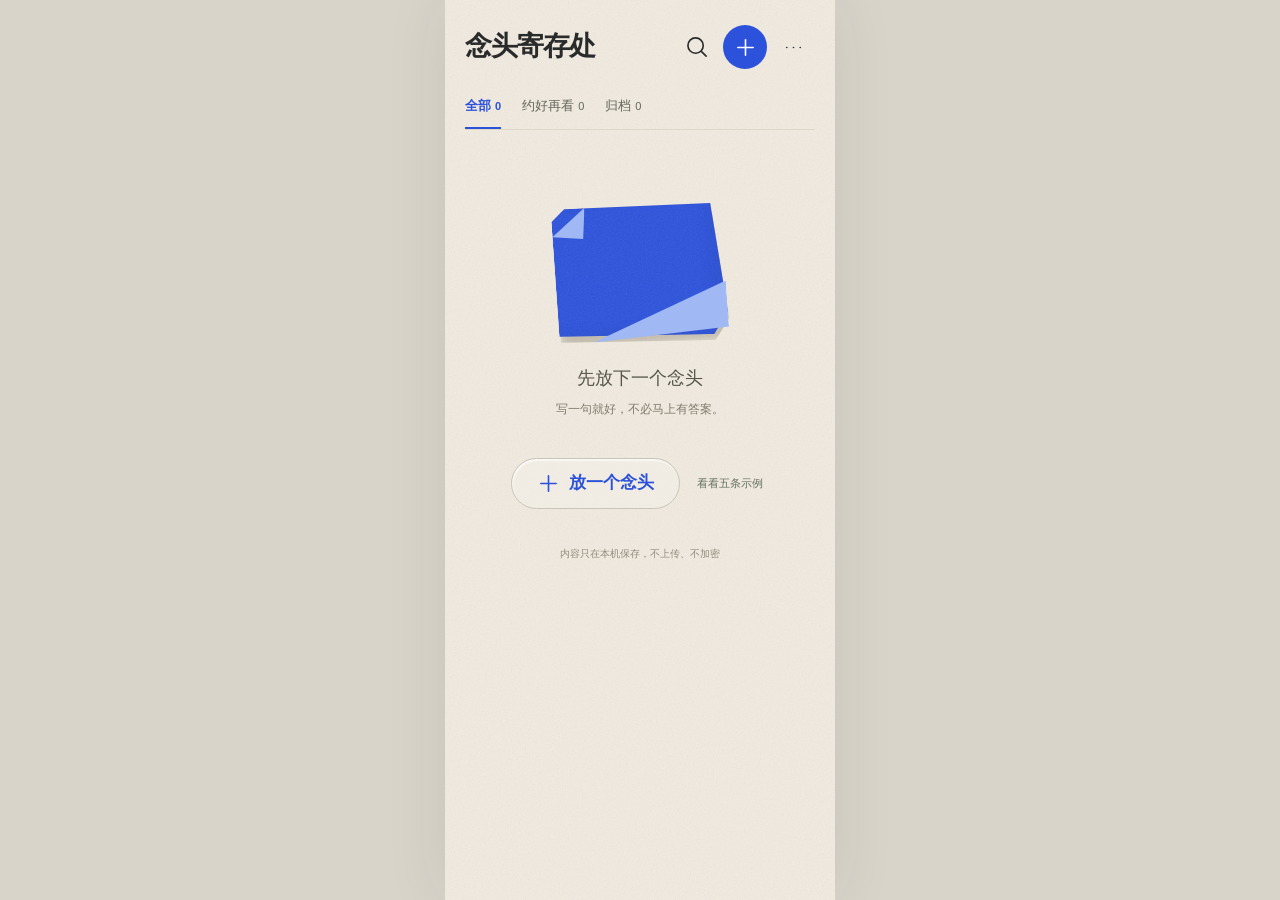
<file: examples/thought-collection/index.html>
<!doctype html><html lang="zh-CN"><head><meta charset="utf-8"><meta name="viewport" content="width=device-width,initial-scale=1,viewport-fit=cover"><meta name="color-scheme" content="light"><title>念头寄存处</title><style>
*{box-sizing:border-box} :root{--ink:#292b2b;--oat:#f0eadf;--blue:#2c52db;--line:#d9d2c5;--grain:url("data:image/svg+xml,%3Csvg xmlns='http://www.w3.org/2000/svg' width='150' height='150'%3E%3Cfilter id='g'%3E%3CfeTurbulence type='fractalNoise' baseFrequency='.65' numOctaves='3' stitchTiles='stitch'/%3E%3CfeColorMatrix type='saturate' values='0'/%3E%3C/filter%3E%3Crect width='100%25' height='100%25' opacity='.1' filter='url(%23g)'/%3E%3C/svg%3E")}body{margin:0;background:#d9d4ca;color:var(--ink);font:14px/1.55 -apple-system,BlinkMacSystemFont,"Segoe UI","Microsoft YaHei",sans-serif}button,input,select,textarea{font:inherit;color:inherit}button{border:0;cursor:pointer;touch-action:manipulation}button:disabled{opacity:.4;cursor:default}button:focus-visible,input:focus-visible,select:focus-visible,textarea:focus-visible{outline:3px solid #2d54d7;outline-offset:3px}input,select,textarea{min-width:0;max-width:100%}[hidden]{display:none!important}.app{max-width:390px;min-height:100dvh;margin:auto;background-color:var(--oat);background-image:var(--grain);overflow-x:clip;box-shadow:0 0 60px #2d302317}.top{display:flex;justify-content:space-between;align-items:center;gap:12px;padding:25px 20px 16px}.top h1{font-size:27px;font-weight:750;letter-spacing:-1px;margin:0}.top h2{font-size:23px;font-weight:650;margin:0}.header-actions{display:flex;gap:4px}.ico{width:44px;height:44px;display:inline-grid;place-items:center;border-radius:50%;background:none;flex-shrink:0}.ico.primary{background:var(--blue);color:#fff}.ico svg,svg.icon{width:23px;height:23px;fill:none;stroke:currentColor;stroke-width:1.7;stroke-linecap:round;stroke-linejoin:round}.flat-button{background:none;display:flex;align-items:center;gap:8px;padding:6px 0}.banner{padding:10px 16px;background:#f6dcad;font-size:11px;display:flex;align-items:center;justify-content:space-between;gap:10px}.banner button{border:1px solid #c99a52;background:#fff3d8;border-radius:12px;padding:7px 10px;white-space:nowrap}.demo-bar{background:#e3e8dc;color:#4f614c;font-size:10px;padding:7px 18px;display:flex;justify-content:space-between;align-items:center}.demo-bar button{background:none;text-decoration:underline;font-size:11px;min-height:30px}.searchrow{padding:0 20px 12px}.searchrow input{border:1px solid #c8c5ba;border-radius:14px;background:#faf7efb8;padding:11px 13px;width:100%}.filters{display:flex;gap:21px;margin:0 20px 19px;align-items:center;border-bottom:1px solid #ddd7ca}.filters button{background:none;color:#66675e;padding:11px 0;font-size:13px;white-space:nowrap;border-bottom:2px solid transparent}.filters button.active{border-color:var(--blue);color:var(--blue);font-weight:650}.filters small{font-size:11px;margin-left:4px}.shelves{padding:0 12px}.shelf{display:grid;grid-template-columns:repeat(2,minmax(0,1fr));gap:12px;margin-bottom:12px;padding:14px 12px 16px;border-radius:18px;background:#e7dfd0;box-shadow:inset 1px 4px 7px #5a472428,inset -2px -2px 4px #fffffdaa;min-height:180px}.shelf.wide{grid-template-columns:1fr}.tile{position:relative;min-width:0;height:153px;isolation:isolate;transition:transform .2s}.tile.dragging{opacity:.5}.paper-base{position:absolute;inset:0;background-color:var(--paper);background-image:var(--grain);clip-path:polygon(8% 0,94% 3%,100% 84%,91% 100%,0 94%,0 9%);box-shadow:inset -12px -8px 18px #0000000b}.paper-shadow{position:absolute;inset:6px 0 -2px;filter:blur(5px);background:#4e422b42;clip-path:polygon(8% 0,94% 3%,100% 84%,91% 100%,0 94%,0 9%);z-index:-1;transform:translate(1px,4px)}.fold-top{position:absolute;left:0;top:0;width:20%;height:23%;clip-path:polygon(100% 0,90% 100%,0 88%);background:var(--light);filter:drop-shadow(1px 2px 2px #0003)}.fold-bottom{position:absolute;bottom:0;right:0;width:80%;height:30%;clip-path:polygon(100% 0,100% 88%,0 100%);background:var(--light);box-shadow:inset 0 1px 1px #ffffff9c;pointer-events:none}.tile.wide .fold-top{width:13%;height:29%}.tile.wide .fold-bottom{width:67%;height:37%}.open-note{position:absolute;inset:0;background:none;text-align:left;padding:35px 14px 38px 17px;color:var(--text);border-radius:8px;transform:rotate(-1deg)}.papertext{display:-webkit-box;-webkit-line-clamp:3;-webkit-box-orient:vertical;overflow:hidden;font-size:18px;font-weight:700;line-height:1.5;overflow-wrap:anywhere;white-space:pre-line}.tile.wide .papertext{font-size:21px;padding-right:40px}.paperstatus{position:absolute;bottom:8px;right:11px;font-size:10px;color:#27303c;max-width:85%;white-space:nowrap;overflow:hidden;text-overflow:ellipsis;transform:rotate(-5deg);pointer-events:none}.note-menu{position:absolute;right:2px;top:2px;width:38px;height:34px;background:none;color:var(--text);opacity:.7;border-radius:50%;font-size:19px}.after-list{padding:14px 18px 25px;display:flex;justify-content:center;gap:10px;flex-wrap:wrap}.add-thought{border:1px solid #c9c5b9;box-shadow:inset 1px 2px 2px #ffffffab;background:#f4f0e6b0;border-radius:32px;min-height:51px;padding:9px 25px;display:flex;align-items:center;gap:9px;color:var(--blue);font-size:17px;font-weight:600}.text-action{background:none;color:#667063;font-size:11px;padding:10px 7px}.empty{padding:55px 30px 25px;text-align:center;color:#817b6e}.empty-paper{position:relative;width:170px;height:135px;margin:0 auto 26px;transform:rotate(-4deg);--paper:#2c52db;--light:#a0b8f4}.empty-paper .fold-bottom{height:39%}.empty h2{font-size:18px;font-weight:500;color:#57564b;margin:0 0 7px}.empty p{font-size:12px;margin:0}.local-note{padding:12px 24px 24px;margin:0;text-align:center;font-size:10px;color:#918a7d}.detail-content{padding:0 17px 25px}.expanded{position:relative;margin:5px 0 17px;color:var(--text);padding:43px 25px 47px;background:var(--paper);background-image:var(--grain);clip-path:polygon(6% 0,98% 2%,100% 96%,95% 100%,0 98%,0 7%);min-height:300px;filter:drop-shadow(0 6px 5px #504c3422)}.expanded>.fold-top{width:12%;height:15%;z-index:1}.expanded>.fold-bottom{width:43%;height:17%;z-index:0}.expanded .timestamp{font-size:11px;opacity:.76}.current-text{font-size:27px;line-height:1.65;font-weight:700;white-space:pre-wrap;overflow-wrap:anywhere;margin:14px 0 0;position:relative;z-index:1}.addition{border-top:1px solid #ffffff59;margin-top:21px;padding-top:15px;position:relative;z-index:1}.addition p{font-size:16px;margin:12px 0 0;white-space:pre-wrap;overflow-wrap:anywhere}.addition small{font-size:11px;opacity:.8}.history-link{background:none;color:inherit;font-size:11px;padding:15px 0 0;text-decoration:underline;position:relative;z-index:1}.soft-panel{border:1px solid #ffffffb5;border-radius:20px;background:#f6f2e9a6;box-shadow:0 2px 3px #544b3210,inset 1px 1px 1px #fff9;margin-bottom:13px;padding:15px 17px}.plan-row{display:flex;align-items:center;justify-content:space-between;gap:8px;min-height:61px;padding:8px 16px}.plan-row span{display:flex;align-items:center;gap:10px;font-size:14px;font-weight:600}.plan-row button{background:none;color:var(--blue);padding:10px 4px;font-size:13px;white-space:nowrap}.section-head{display:flex;justify-content:space-between;align-items:center;margin-bottom:10px;gap:5px}.section-head h3{font-size:15px;margin:0;font-weight:650}.section-head button{background:none;font-size:11px;color:#65746c;padding:6px 0}.related-item{display:flex;align-items:center;gap:10px;margin:7px 0;min-width:0}.related-paper{position:relative;background:var(--paper);background-image:var(--grain);color:var(--text);clip-path:polygon(5% 0,99% 6%,100% 90%,94% 100%,0 96%,0 10%);padding:15px 12px;font-size:12px;font-weight:650;flex:1;text-align:left;overflow-wrap:anywhere;min-width:0}.related-reason{width:84px;color:#838173;font-size:10px;overflow-wrap:anywhere;flex-shrink:0}.related-reason button{background:none;color:#8d8479;font-size:10px;text-decoration:underline;padding:4px 0}.source{font-size:11px;color:#837d70;margin:0 0 14px;overflow-wrap:anywhere}.detail-actions{display:grid;grid-template-columns:repeat(3,minmax(0,1fr));gap:8px;margin-top:14px}.detail-actions button{border:1px solid #ffffffb5;background:#f6f2e9a6;border-radius:20px;box-shadow:0 3px 4px #544b3214;padding:17px 4px 12px;display:grid;justify-items:center;gap:9px;font-size:13px;font-weight:600}.detail-actions svg{width:27px;height:27px}.action-bottom{display:flex;gap:8px;margin-top:17px;padding-top:12px;border-top:1px solid #ccc6b9}.action-bottom button{background:#f8f4eaa0;border:1px solid #ffffffa6;border-radius:22px;padding:12px 8px;flex:1;font-size:11px;color:#77786c;display:flex;align-items:center;justify-content:center;gap:5px}.action-bottom svg{width:19px;height:19px}.undo-bar{position:sticky;bottom:10px;display:flex;justify-content:center;z-index:7;pointer-events:none;min-height:0}.undo-bar button{pointer-events:auto;background:#2f3f37;color:#fff;border-radius:30px;box-shadow:0 4px 10px #0002;padding:11px 18px;display:flex;align-items:center;gap:7px;font-size:12px}.undo-bar button[disabled]{display:none}.undo-bar svg{width:18px;height:18px}dialog{border:0;padding:0;max-width:390px;width:calc(100% - 20px);max-height:90dvh;border-radius:25px;color:var(--ink);background:#f6f1e7;background-image:var(--grain);box-shadow:0 12px 70px #19221b35}dialog::backdrop{background:#272b244e;backdrop-filter:blur(3px)}.sheet-head{display:flex;justify-content:space-between;align-items:center;gap:10px;padding:17px 18px 8px;position:sticky;top:0;background:#f6f1e7;z-index:2}.sheet-head h2{font-size:20px;margin:0}.sheet-body{padding:7px 21px 22px}.sheet-body p{font-size:12px;color:#77786a}.sheet-body label.field{display:block;font-size:12px;margin:14px 0 6px;color:#6b7165}.sheet-body textarea,.sheet-body input:not([type=hidden]):not([type=checkbox]),.sheet-body select{width:100%;border:1px solid #cfc8b8;background:#fffaf1;border-radius:12px;padding:11px 12px;outline-offset:2px}.sheet-body textarea{resize:vertical;min-height:115px;line-height:1.7;font-size:15px}.counter{text-align:right;font-size:10px;color:#8d897d}.palette{display:flex;gap:13px;margin:14px 0}.palette button{width:38px;height:38px;border-radius:50%;background:var(--paper);border:3px solid #f6f1e7;box-shadow:0 0 0 1px #d2caba;color:var(--text)}.palette button.active{box-shadow:0 0 0 2px #343d32}.choices{display:grid;gap:7px;margin:14px 0}.choices button{border:1px solid #d7cebd;border-radius:12px;padding:11px 9px;text-align:left;background:#faf5eb;font-size:13px}.choices button.active{border-color:#3156d7;background:#e9ecfb;color:#2446b6}.sheet-submit{width:100%;background:var(--blue);color:white;border-radius:15px;padding:14px;margin-top:18px;font-weight:600}.error{font-size:12px;color:#a34232;white-space:pre-wrap;margin:10px 0 0}.menu-list{display:grid;gap:5px}.menu-list button{background:#fffaf1;border-radius:12px;min-height:47px;padding:10px 13px;text-align:left;font-size:14px;display:flex;align-items:center;gap:12px}.menu-list .danger{color:#ad4633}.menu-list svg{width:20px;height:20px}.quoted{white-space:pre-wrap;overflow-wrap:anywhere;font-size:13px;color:#6a7064;border-left:2px solid #a6b5dc;padding:5px 0 5px 12px}.child-row{margin:12px 0}.child-row textarea{min-height:80px}.small-outline{background:none;border:1px solid #cfc7b6;border-radius:13px;padding:9px 14px;font-size:12px}.compare-block{margin:16px 0;padding:15px;background:#fffaf1;border-radius:14px;overflow-wrap:anywhere}.compare-block small{color:#8c8c7a;font-size:10px}.compare-block p{color:#343d35;font-size:15px;white-space:pre-wrap}.log-entry{border-bottom:1px solid #dcd5c6;padding:13px 0}.log-entry small{font-size:10px;color:#8a8c7b}.log-entry p{white-space:pre-wrap;overflow-wrap:anywhere;color:#3b4237;font-size:14px}.public-preview{display:block;max-width:100%;width:190px;height:auto;box-shadow:0 4px 15px #0002;border-radius:3px;margin:15px auto}.source-row{display:flex;gap:7px;align-items:center;margin:8px 0}.source-row select{flex:1}.source-row button{white-space:nowrap;font-size:11px}.checkline{font-size:11px;display:flex;gap:7px;align-items:center;margin:10px 0}.checkline input{accent-color:var(--blue)}#toast{position:fixed;bottom:20px;left:50%;transform:translateX(-50%);max-width:90vw;z-index:20;background:#2e4037;color:white;padding:11px 17px;border-radius:22px;font-size:12px;text-align:center;opacity:0;pointer-events:none;transition:opacity .2s}#toast.show{opacity:1}@media(max-width:350px){.top{padding-left:16px;padding-right:16px}.top h1{font-size:24px}.filters{gap:15px;margin-left:16px;margin-right:16px}.shelves{padding:0 8px}.shelf{padding:13px 10px;gap:9px}.papertext{font-size:16px}.open-note{padding:33px 11px 34px 13px}.current-text{font-size:25px}.detail-content{padding-left:13px;padding-right:13px}.related-reason{width:70px}.detail-actions button{font-size:12px}.sheet-body{padding-left:17px;padding-right:17px}}@media(prefers-reduced-motion:reduce){*,*:before,*:after{animation:none!important;transition:none!important;scroll-behavior:auto!important}}
/* Optical adjustments against the two user-approved reference screens. */
.papertext{text-wrap:balance}
.tile:not(.wide) .papertext{max-width:7em}
.current-text{max-width:8.5em;text-wrap:balance}
.tile:after{content:'';position:absolute;top:18%;right:0;width:7%;height:69%;clip-path:polygon(0 0,100% 96%,0 100%);background:#0000000c;pointer-events:none}
.note-menu{width:44px;height:44px;top:0;right:0}
.banner{flex-wrap:wrap}
.banner span{flex:1;min-width:170px}

</style></head><body><main class="app" id="app"><div class="banner" id="storage-banner" hidden><span id="storage-message"></span><button id="session-only">本次临时使用</button></div><div class="demo-bar" id="demo-bar" hidden><span>示例收藏 · 不写入私人记录</span><button id="exit-demo">退出示例</button></div>
<section id="home"><header class="top"><h1>念头寄存处</h1><div class="header-actions"><button class="ico" id="search-toggle" aria-label="搜索念头"></button><button class="ico primary" id="new-note" aria-label="放一个念头"></button><button class="ico" id="home-more" aria-label="收藏选项"></button></div></header><div class="searchrow" id="searchrow" hidden><input id="search" type="search" placeholder="找原文或后来补过的话" aria-label="搜索所有表述与补充"></div><nav class="filters" id="filters" aria-label="筛选念头"></nav><div class="shelves" id="shelves"></div><div class="after-list"><button class="add-thought" id="add-bottom"></button><button class="text-action" id="demo">看看五条示例</button></div><p class="local-note">内容只在本机保存，不上传、不加密</p></section>
<section id="detail" hidden><header class="top"><button id="back" class="flat-button"></button><button id="detail-more" class="ico" aria-label="这条念头的更多操作"></button></header><div id="detail-content" class="detail-content"></div></section><div class="undo-bar"><button id="undo" disabled></button></div></main>
<dialog id="sheet" aria-labelledby="sheet-title"><div class="sheet-head"><h2 id="sheet-title"></h2><button id="close-sheet" class="ico" aria-label="取消并关闭"></button></div><form id="sheet-form" class="sheet-body"><div id="sheet-body"></div><div id="form-error" class="error" role="alert"></div><button class="sheet-submit" id="submit-sheet" type="submit">保存</button></form></dialog><div id="toast" role="status"></div>
<script>(function(root,factory){const api=factory();if(typeof module==='object'&&module.exports)module.exports=api;else root.ThoughtCore=api})(globalThis,function(){
'use strict';
const colors=['blue','yellow','orange','lavender','mint'];
const intents=['hold','review','explore'];let serial=0;
const stamp=()=>new Date().toISOString();
const uid=()=>typeof crypto!=='undefined'&&crypto.randomUUID?crypto.randomUUID():Date.now().toString(36)+'-'+(++serial)+'-'+Math.random().toString(36).slice(2);
function need(ok,msg){if(!ok)throw new Error(msg)}
function text(v,max=1000){need(typeof v==='string'&&v.trim().length>0,'请先写下一句话');need(v.trim().length<=max,`请控制在${max}字以内`);return v.trim()}
function date(v){if(typeof v!=='string'||!/^\d{4}-\d{2}-\d{2}$/.test(v))return false;const d=new Date(v+'T12:00:00Z');return Number.isFinite(d.getTime())&&d.toISOString().slice(0,10)===v}
function fresh(){return{schema:1,notes:[],links:[]}}
function note(s,id){const n=s.notes.find(n=>n.id===id);need(n,'找不到这条念头');return n}
function plan(intent,reviewAt){need(intents.includes(intent),'请选择处理方式');need(intent!=='review'||date(reviewAt),'请选择有效的回看日期');return intent==='review'?reviewAt:''}
function create(s,value,color='blue',intent='hold',reviewAt='',origin=null){const body=text(value),day=plan(intent,reviewAt);need(colors.includes(color),'请选择一种颜色');const at=stamp(),id=uid();s.notes.push({id,color,intent,reviewAt:day,lifecycle:'active',deletedFrom:null,deletedAt:null,parentId:origin?origin.id:null,sourceText:origin?current(origin).text:'',createdAt:at,updatedAt:at,versions:[{id:uid(),at,type:'original',text:body}]});return id}
function current(n){return n.versions.filter(v=>v.type!=='addition').at(-1)}
function addVersion(s,id,value,type){need(['addition','wording'].includes(type),'未知的记录方式');const body=text(value),n=note(s,id);need(n.lifecycle!=='trash','先恢复这条念头');n.versions.push({id:uid(),at:stamp(),type,text:body});n.updatedAt=stamp()}
function setPlan(s,id,intent,reviewAt){const day=plan(intent,reviewAt),n=note(s,id);n.intent=intent;n.reviewAt=day;n.updatedAt=stamp()}
function recolor(s,id,color){need(colors.includes(color),'未知颜色');note(s,id).color=color}
function relate(s,a,b,reason){const why=text(reason,100);need(a!==b,'不能关联自己');need(note(s,a).lifecycle!=='trash'&&note(s,b).lifecycle!=='trash','先恢复要关联的念头');need(!s.links.some(l=>(l.a===a&&l.b===b)||(l.a===b&&l.b===a)),'这两条已经有关联');s.links.push({id:uid(),a,b,reason:why,at:stamp()})}
function unrelate(s,id){need(s.links.some(l=>l.id===id),'找不到这条关联');s.links=s.links.filter(l=>l.id!==id)}
function related(s,id){return s.links.filter(l=>l.a===id||l.b===id).map(link=>({link,note:s.notes.find(n=>n.id===(link.a===id?link.b:link.a))})).filter(x=>x.note&&x.note.lifecycle!=='trash')}
function children(s,id){return s.notes.filter(n=>n.parentId===id&&n.lifecycle!=='trash')}
function split(s,id,values){need(Array.isArray(values)&&values.length>0&&values.length<=8,'请填写1至8条子念头');const bodies=values.map(v=>text(v)),parent=note(s,id);need(parent.lifecycle!=='trash','先恢复这条念头');return bodies.map(body=>create(s,body,parent.color,'hold','',parent))}
function archive(s,id,yes){const n=note(s,id);need(n.lifecycle!=='trash','先恢复这条念头');n.lifecycle=yes?'archived':'active'}
function trash(s,id){const n=note(s,id);need(n.lifecycle!=='trash','已经在最近删除中');n.deletedFrom=n.lifecycle;n.lifecycle='trash';n.deletedAt=stamp()}
function restore(s,id){const n=note(s,id);need(n.lifecycle==='trash','这条念头不在最近删除中');n.lifecycle=n.deletedFrom||'active';n.deletedFrom=null;n.deletedAt=null}
function purge(s,id){need(note(s,id).lifecycle==='trash','只能永久删除最近删除中的念头');s.notes=s.notes.filter(n=>n.id!==id);s.links=s.links.filter(l=>l.a!==id&&l.b!==id);s.notes.forEach(n=>{if(n.parentId===id)n.parentId=null})}
function move(s,id,delta){need(delta===1||delta===-1,'未知移动方向');const i=s.notes.findIndex(n=>n.id===id);need(i>=0,'找不到这条念头');const life=s.notes[i].lifecycle;let j=i+delta;while(j>=0&&j<s.notes.length&&s.notes[j].lifecycle!==life)j+=delta;if(j>=0&&j<s.notes.length)[s.notes[i],s.notes[j]]=[s.notes[j],s.notes[i]]}
function validate(s){need(s&&s.schema===1&&Array.isArray(s.notes)&&Array.isArray(s.links),'本机记录格式不正确');const ids=new Set(),vids=new Set(),lids=new Set(),pairs=new Set();for(const n of s.notes){need(n&&typeof n.id==='string'&&n.id&&!ids.has(n.id),'记录标识损坏');ids.add(n.id);need(colors.includes(n.color)&&intents.includes(n.intent)&&['active','archived','trash'].includes(n.lifecycle),'记录状态损坏');need(n.reviewAt===''||date(n.reviewAt),'回看日期损坏');need(n.intent!=='review'||date(n.reviewAt),'回看日期缺失');need(typeof n.createdAt==='string'&&Number.isFinite(Date.parse(n.createdAt))&&typeof n.updatedAt==='string'&&Number.isFinite(Date.parse(n.updatedAt)),'记录时间损坏');need(n.parentId===null||typeof n.parentId==='string','来源损坏');need(typeof n.sourceText==='string','来源文字损坏');need(Array.isArray(n.versions)&&n.versions.length>0&&n.versions[0].type==='original','原始表述缺失');need(n.lifecycle!=='trash'||['active','archived'].includes(n.deletedFrom),'删除前状态缺失');for(let i=0;i<n.versions.length;i++){const v=n.versions[i];need(v&&typeof v.id==='string'&&!vids.has(v.id),'版本标识损坏');vids.add(v.id);need((i===0?v.type==='original':['addition','wording'].includes(v.type)),'版本类型损坏');text(v.text);need(typeof v.at==='string'&&Number.isFinite(Date.parse(v.at)),'版本时间损坏')}}for(const n of s.notes)need(n.parentId===null||(ids.has(n.parentId)&&n.parentId!==n.id),'来源引用损坏');for(const l of s.links){need(l&&typeof l.id==='string'&&!lids.has(l.id)&&ids.has(l.a)&&ids.has(l.b)&&l.a!==l.b,'关联损坏');lids.add(l.id);const pair=[l.a,l.b].sort().join('|');need(!pairs.has(pair),'关联重复');pairs.add(pair);text(l.reason,100);need(Number.isFinite(Date.parse(l.at)),'关联时间损坏')}return s}
function demo(){const s=fresh();const a=create(s,'这个项目到底要不要继续','blue','review','2026-10-23'),b=create(s,'那天应该再解释一下','yellow','review','2026-10-22');create(s,'有空的时候\n把画画捡回来','orange');create(s,'想换个地方住','lavender','explore');create(s,'最近总想起\n那趟没去的旅行','mint');addVersion(s,a,'也许可以先缩小范围，试做一周','addition');s.notes[0].createdAt=s.notes[0].versions[0].at='2026-10-19T06:20:00.000Z';s.notes[0].versions[1].at='2026-10-20T01:10:00.000Z';relate(s,a,b,'我想一起看');return s}
return{colors,intents,fresh,demo,validate,create,current,addVersion,setPlan,recolor,relate,unrelate,related,children,split,archive,trash,restore,purge,move};
});
</script><script>
'use strict';const C=ThoughtCore,$=s=>document.querySelector(s),KEY='thought-collection-v1';const palette={blue:['#2c52db','#a7baf4','#fff'],yellow:['#f4c74d','#f8dda0','#292d29'],orange:['#da4b2c','#f5ae85','#fff'],lavender:['#bba5e4','#ddd0f1','#292d29'],mint:['#77c7a6','#b8e6cc','#24352d']};
const paths={plus:'M12 4v16M4 12h16',search:'M21 21l-5-5M18 10a8 8 0 1 1-16 0 8 8 0 0 1 16 0',back:'M15 3l-9 9 9 9',more:'M5 12h.01M12 12h.01M19 12h.01',close:'M5 5l14 14M19 5L5 19',pen:'M14 4l6 6M3 21l5-1L21 7l-5-5L3 15v6',swap:'M3 7h17l-4-4M21 17H4l4 4',split:'M12 3v7M12 10l-7 8M12 10l7 8M3 20a2 2 0 1 0 4 0 2 2 0 0 0-4 0M17 20a2 2 0 1 0 4 0 2 2 0 0 0-4 0',calendar:'M4 5h16v16H4zM4 10h16M8 3v4M16 3v4',link:'M9 15l6-6M8 9l-3 3a4 4 0 0 0 6 6l3-3M10 9l3-3a4 4 0 0 1 6 6l-3 3',undo:'M8 5L3 10l5 5M3 10h11a6 6 0 0 1 0 12',card:'M3 5h18v15H3zM7 10h10M7 14h7',archive:'M3 4h18v5H3zM5 9v12h14V9M9 13h6',trash:'M4 6h16M9 6V3h6v3M6 6l1 15h10l1-15M10 10v7M14 10v7',up:'M12 20V4M5 11l7-7 7 7',down:'M12 4v16M5 13l7 7 7-7',restore:'M3 11a9 9 0 1 1 3 8M3 4v7h7'};
function icon(name){return `<svg class="icon" viewBox="0 0 24 24" aria-hidden="true"><path d="${paths[name]||paths.more}"/></svg>`}function esc(v){return String(v??'').replace(/[&<>"']/g,ch=>({'&':'&amp;','<':'&lt;','>':'&gt;','"':'&quot;',"'":'&#39;'}[ch]))}function clone(v){return JSON.parse(JSON.stringify(v))}function tones(c){const p=palette[c];return `--paper:${p[0]};--light:${p[1]};--text:${p[2]}`}
let state=C.fresh(),privateState=null,privateDraftContext=null,isDemo=false,tempMode=false,storageBlocked=false,storageConflict=false,baselineRaw=null,history=[],selected=null,menuId=null,filter='all',homeScroll=0,draft={text:'',color:'blue',intent:'hold',date:''},draftCache={},formBase=null,formMode='',lastDraftKey='',submitAction=null,lastFocus=null,dragId=null,publicDraft=null;
const reloadButton=document.createElement('button');reloadButton.id='reload-latest';reloadButton.textContent='载入最新';reloadButton.hidden=true;$('#storage-banner').append(reloadButton);
try{const raw=localStorage.getItem(KEY);baselineRaw=raw;if(raw!==null)state=C.validate(JSON.parse(raw))}catch{storageBlocked=true;$('#storage-message').textContent='本机记录无法读取，原数据未覆盖。'}
function banner(){if(isDemo){$('#storage-banner').hidden=true;return}$('#storage-banner').hidden=!(storageBlocked||tempMode||storageConflict);reloadButton.hidden=!storageConflict||tempMode;if(tempMode){$('#storage-message').textContent='临时模式：关闭页面后不会保留本次更改。';$('#session-only').hidden=true}else $('#session-only').hidden=false}
function persist(next){if(isDemo||tempMode)return true;if(!writeLockHeld){fail('当前浏览器无法安全协调本机写入，请使用临时模式。');return false}if(storageBlocked){fail('尚未保存。关闭此面板后可选择“本次临时使用”；输入会保留。');return false}try{if(localStorage.getItem(KEY)!==baselineRaw){storageConflict=true;$('#storage-message').textContent='其他窗口已更新，未覆盖。可载入最新后再提交。';banner();fail('另一个窗口已更新记录，本次未覆盖。输入仍保留，关闭面板后可载入最新。');return false}const raw=JSON.stringify(next);localStorage.setItem(KEY,raw);baselineRaw=raw;storageConflict=false;banner();return true}catch{storageBlocked=true;$('#storage-message').textContent='未能写入本机，请勿关闭页面。';banner();fail('保存失败，输入仍保留。可关闭面板后选择“本次临时使用”。');return false}}
function transact(label,fn,eraseHistory=false){try{const next=clone(state);fn(next);C.validate(next);if(!persist(next))return false;if(eraseHistory)history=[];else {history.push({state:clone(state),label});if(history.length>20)history.shift()}state=next;render();return true}catch(e){fail(e.message);return false}}
function fail(msg){if($('#sheet').open)$('#form-error').textContent=msg;else toast(msg)}function toast(msg){$('#toast').textContent=msg;$('#toast').classList.add('show');clearTimeout(window.toastTimer);window.toastTimer=setTimeout(()=>$('#toast').classList.remove('show'),3000)}
function fmt(iso){const d=new Date(iso);return `${d.getMonth()+1}月${d.getDate()}日 ${String(d.getHours()).padStart(2,'0')}:${String(d.getMinutes()).padStart(2,'0')}`}function shortDate(day){return `${+day.slice(5,7)}月${+day.slice(8)}日`}function currentNote(){return state.notes.find(n=>n.id===(selected||menuId))}
function status(n){const count=C.children(state,n.id).length;if(n.intent==='review')return shortDate(n.reviewAt);if(count)return `拆成 ${count} 条`;return n.intent==='explore'?'拆开想想':'先放着'}
function visible(){const q=$('#search').value.trim().toLowerCase();return state.notes.filter(n=>filter==='trash'?n.lifecycle==='trash':filter==='archived'?n.lifecycle==='archived':n.lifecycle==='active'&&(filter!=='review'||n.intent==='review')).filter(n=>!q||n.versions.some(v=>v.text.toLowerCase().includes(q)))}
function tile(n,wide=false){return `<article class="tile ${wide?'wide':''}" data-note="${esc(n.id)}" style="${tones(n.color)}" draggable="true"><div class="paper-shadow"></div><div class="paper-base"></div><div class="fold-top"></div><button class="open-note" data-id="${esc(n.id)}" aria-label="打开念头：${esc(C.current(n).text)}"><span class="papertext">${esc(C.current(n).text)}</span></button><div class="fold-bottom"></div><span class="paperstatus">${esc(n.lifecycle==='trash'?'最近删除':status(n))}</span><button class="note-menu" data-menu="${esc(n.id)}" aria-label="这条念头的操作">···</button></article>`}
function renderHome(){const active=state.notes.filter(n=>n.lifecycle==='active'),counts={all:active.length,review:active.filter(n=>n.intent==='review').length,archived:state.notes.filter(n=>n.lifecycle==='archived').length,trash:state.notes.filter(n=>n.lifecycle==='trash').length};let options=[['all','全部'],['review','约好再看'],['archived','归档']];if(filter==='trash')options.push(['trash','最近删除']);$('#filters').innerHTML=options.map(([id,t])=>`<button data-filter="${id}" class="${filter===id?'active':''}" aria-pressed="${filter===id}">${t}<small>${counts[id]}</small></button>`).join('');const list=visible();let html='',i=0,row=0;while(i<list.length){const size=row%3===1?1:2,items=list.slice(i,i+size);html+=`<div class="shelf ${size===1?'wide':''}">${items.map(n=>tile(n,size===1)).join('')}</div>`;i+=size;row++}if(!list.length){const emptyAll=state.notes.length===0;html=`<div class="empty"><div class="empty-paper"><div class="paper-shadow"></div><div class="paper-base"></div><div class="fold-top"></div><div class="fold-bottom"></div></div><h2>${emptyAll?'先放下一个念头':$('#search').value?'没有找到这句话':filter==='trash'?'最近删除是空的':'这里暂时没有念头'}</h2><p>${emptyAll?'写一句就好，不必马上有答案。':'可以换个筛选，原记录没有被删除。'}</p></div>`}$('#shelves').innerHTML=html;$('#demo').hidden=isDemo||state.notes.length>0}
function renderDetail(){const n=currentNote();if(!n){selected=null;return}const cur=C.current(n),latest=n.versions.filter(v=>v.type==='addition').at(-1),rels=C.related(state,n.id),kids=C.children(state,n.id);let source=n.parentId||n.sourceText?`<p class="source">拆分来源：${esc(n.sourceText)}${n.parentId?` <button class="text-action" data-action="source" data-id="${esc(n.parentId)}">查看原念头</button>`:''}</p>`:'';
let html=source+`<article class="expanded" style="${tones(n.color)}"><div class="fold-top"></div><small class="timestamp">${fmt(cur.at)}${cur.type==='wording'?' · 新表述':''}</small><h2 class="current-text">${esc(cur.text)}</h2>${latest?`<div class="addition"><small>后来补了一句<br>${fmt(latest.at)}</small><p>${esc(latest.text)}</p></div>`:''}<button class="history-link" data-action="history">查看全部记录 · ${n.versions.length}</button><div class="fold-bottom"></div></article>`;
html+=`<div class="soft-panel plan-row"><span>${icon('calendar')}${n.intent==='review'?shortDate(n.reviewAt)+'再看':n.intent==='explore'?'拆开想想':'先放着'}</span><button data-action="plan">${n.intent==='review'?'改时间':'换个安排'}</button></div>`;
html+=`<section class="soft-panel"><div class="section-head"><h3>一起再看${rels.length?' · '+rels.length:''}</h3><button data-action="relate">＋ 关联另一条</button></div>${rels.length?rels.map(({link,note:m})=>`<div class="related-item"><button class="related-paper" style="${tones(m.color)}" data-action="source" data-id="${esc(m.id)}">${esc(C.current(m).text)}</button><div class="related-reason">${esc(link.reason)}<br><button data-action="unlink" data-link="${esc(link.id)}">解除关联</button></div></div>`).join(''):'<p style="font-size:11px;color:#8b897a;margin:0">关联由你建立，原文分别保留。</p>'}</section>`;
if(kids.length)html+=`<section class="soft-panel"><div class="section-head"><h3>从这里拆出的念头</h3></div>${kids.map(k=>`<div class="related-item"><button class="related-paper" style="${tones(k.color)}" data-action="source" data-id="${esc(k.id)}">${esc(C.current(k).text)}</button></div>`).join('')}</section>`;
if(n.lifecycle==='trash')html+=`<div class="detail-actions" style="grid-template-columns:1fr 1fr"><button data-action="restore">${icon('restore')}恢复</button><button data-action="purge" style="color:#a34635">${icon('trash')}永久删除</button></div>`;else html+=`<div class="detail-actions"><button data-action="addition">${icon('pen')}补一句</button><button data-action="wording">${icon('swap')}换个说法</button><button data-action="split">${icon('split')}拆开想想</button></div><div class="action-bottom"><button data-action="compare">${icon('card')}比较前后表述</button><button data-action="public">${icon('card')}做成私人卡片</button></div>`;
$('#detail-content').innerHTML=html}
function render(){if(selected&&!currentNote())selected=null;$('#home').hidden=!!selected;$('#detail').hidden=!selected;if(selected)renderDetail();else renderHome();$('#demo-bar').hidden=!isDemo;banner();$('#undo').disabled=!history.length;$('#undo').innerHTML=icon('undo')+(history.length?'撤销'+esc(history.at(-1).label):'撤销')}
function go(id,push=true){if(!selected)homeScroll=scrollY;selected=id;menuId=null;if(push)window.history.pushState({note:id},'',id?'#thought='+encodeURIComponent(id):location.pathname+location.search);render();window.scrollTo(0,id?0:homeScroll);if(id)$('#back').focus({preventScroll:true});else $('#new-note').focus({preventScroll:true})}
function openSheet(title,body,button,fn,mode=''){if($('#sheet').open){captureDraft();$('#sheet').close()}lastFocus=document.activeElement;formMode=mode||title+'|'+(selected||menuId||'global');formBase=state;submitAction=fn;$('#sheet-title').textContent=title;$('#sheet-body').innerHTML=body;$('#form-error').textContent='';$('#submit-sheet').hidden=!button;$('#submit-sheet').textContent=button||'保存';restoreDraft();$('#sheet').showModal()}
function captureDraft(){if(!formMode)return;if(formMode==='new'&&$('#entry-text')){draft={text:$('#entry-text').value,color:$('#color').value,intent:$('#intent').value,date:$('#review-date').value};return}const values={};$('#sheet-body').querySelectorAll('input[id],textarea[id],select[id]').forEach(el=>values[el.id]={value:el.value,checked:el.checked});const children=[...$('#sheet-body').querySelectorAll('[data-child]')].map(el=>el.value);draftCache[formMode]={values,children};lastDraftKey=formMode}
function restoreDraft(){const cached=draftCache[formMode];if(!cached||formMode==='new')return;if(cached.children.length&&$('#child-rows')){while($('#child-rows').querySelectorAll('[data-child]').length<cached.children.length){const row=document.createElement('div');row.className='child-row';row.innerHTML='<textarea data-child maxlength="1000" aria-label="子念头"></textarea>';$('#child-rows').append(row)}$('#child-rows').querySelectorAll('[data-child]').forEach((el,i)=>el.value=cached.children[i]||'')}for(const [id,item] of Object.entries(cached.values)){const el=document.getElementById(id);if(el&&$('#sheet-body').contains(el)){el.value=item.value;if(el.type==='checkbox')el.checked=item.checked}}if($('#counter')&&$('#entry-text'))$('#counter').textContent=$('#entry-text').value.length+' / 1000';if($('#color'))document.querySelectorAll('[data-color]').forEach(b=>{const active=b.dataset.color===$('#color').value;b.classList.toggle('active',active);b.textContent=active?'✓':'';b.setAttribute('aria-pressed',active)});if($('#intent')){document.querySelectorAll('[data-intent]').forEach(b=>{const active=b.dataset.intent===$('#intent').value;b.classList.toggle('active',active);b.setAttribute('aria-pressed',active)});$('#date-field').hidden=$('#intent').value!=='review'}}
function closeSheet(){if(formMode&&state!==formBase)delete draftCache[formMode];else captureDraft();$('#sheet').close();formMode='';submitAction=null;menuId=null;if(lastFocus?.isConnected)lastFocus.focus({preventScroll:true})}
function colorPicker(value){return `<input type="hidden" id="color" value="${esc(value)}"><div class="palette" role="group" aria-label="选择折片颜色">${C.colors.map(c=>`<button type="button" data-color="${c}" class="${value===c?'active':''}" style="${tones(c)}" aria-label="${{blue:'钴蓝',yellow:'明黄',orange:'橘红',lavender:'淡紫',mint:'薄荷绿'}[c]}" aria-pressed="${value===c}">${value===c?'✓':''}</button>`).join('')}</div>`}
function planFields(intent,day){return `<input type="hidden" id="intent" value="${intent}"><div class="choices" role="group" aria-label="处理方式">${[['hold','先放着'],['review','找个时间再看'],['explore','拆开想想']].map(([id,t])=>`<button type="button" data-intent="${id}" class="${id===intent?'active':''}" aria-pressed="${id===intent}">${t}</button>`).join('')}</div><div id="date-field" ${intent!=='review'?'hidden':''}><label class="field" for="review-date">应用内回看日期</label><input id="review-date" type="date" value="${esc(day)}"><p>只在打开应用时提示，不发送通知。</p></div>`}
function showNew(){openSheet('放一个念头',`<textarea id="entry-text" maxlength="1000" placeholder="写下脑子里反复出现的那句话" aria-label="念头内容">${esc(draft.text)}</textarea><div class="counter" id="counter">${draft.text.length} / 1000</div>${colorPicker(draft.color)}${planFields(draft.intent,draft.date)}`,'放好',()=>{captureDraft();let id;const explore=draft.intent==='explore';if(transact('新增',s=>id=C.create(s,draft.text,draft.color,draft.intent,draft.date))){formMode='';draft={text:'',color:'blue',intent:'hold',date:''};closeSheet();go(id);if(explore)showSplit() }},'new')}
function showEntry(type){const n=currentNote();openSheet(type==='addition'?'补一句':'换个说法',`<div class="quoted">${esc(C.current(n).text)}</div><p>${type==='addition'?'补充会带时间追加，不覆盖原文。':'新表述会另存一个版本，旧表述仍可回看。'}</p><textarea id="entry-text" maxlength="1000" aria-label="新的内容" placeholder="由你写下，不自动解释"></textarea><div class="counter" id="counter">0 / 1000</div>`,'保存这次记录',()=>{if(transact(type==='addition'?'补充':'新表述',s=>C.addVersion(s,n.id,$('#entry-text').value,type)))closeSheet()})}
function showSplit(){const n=currentNote();openSheet('拆开想想',`<div class="quoted">${esc(C.current(n).text)}</div><p>原念头保留。把想分别看的内容写在下面。</p><div id="child-rows"><div class="child-row"><textarea data-child maxlength="1000" aria-label="第一条子念头" placeholder="第一条，你想单独看什么"></textarea></div><div class="child-row"><textarea data-child maxlength="1000" aria-label="第二条子念头" placeholder="第二条，你想单独看什么"></textarea></div></div><button type="button" id="add-child" class="small-outline">＋ 再拆一条</button>`,'确认拆分',()=>{const values=[...document.querySelectorAll('[data-child]')].map(t=>t.value);if(transact('拆分',s=>C.split(s,n.id,values)))closeSheet()})}
function showLink(){const n=currentNote(),linked=new Set(C.related(state,n.id).map(x=>x.note.id));const available=state.notes.filter(m=>m.id!==n.id&&m.lifecycle!=='trash'&&!linked.has(m.id));if(!available.length)return openSheet('关联念头','<p>目前没有其他可关联的念头。原文不会被合并。</p>',null,null);openSheet('一起再看',`<label class="field" for="link-target">选择另一条</label><select id="link-target"><option value="">请选择</option>${available.map(m=>`<option value="${esc(m.id)}">${esc(C.current(m).text.slice(0,60))}</option>`).join('')}</select><label class="field" for="link-reason">为什么放在一起</label><input id="link-reason" maxlength="100" value="我想一起看"><p>这句话由你确认，不根据内容自动推断。</p>`,'建立关联',()=>{if(transact('关联',s=>C.relate(s,n.id,$('#link-target').value,$('#link-reason').value)))closeSheet()})}
function historySheet(){const n=currentNote();openSheet('每一次记录',n.versions.map(v=>`<section class="log-entry"><small>${{original:'最初写下',addition:'补充',wording:'换个说法'}[v.type]} · ${fmt(v.at)}</small><p>${esc(v.text)}</p></section>`).join(''),null,null)}
function compareSheet(){const n=currentNote(),options=n.versions.map(v=>`<option value="${esc(v.id)}">${{original:'最初写下',addition:'补充',wording:'新表述'}[v.type]} · ${fmt(v.at)}</option>`).join('');openSheet('比较前后表述',`<p>选择两次记录对照，不必决定哪个才正确。</p><label class="field" for="compare-old">过去</label><select id="compare-old">${options}</select><div id="compare-left"></div><label class="field" for="compare-new">现在</label><select id="compare-new">${options}</select><div id="compare-right"></div>`,null,null);$('#compare-new').value=n.versions.at(-1).id;renderCompare()}
function renderCompare(){const n=currentNote();for(const [sel,out] of [['#compare-old','#compare-left'],['#compare-new','#compare-right']]){const v=n.versions.find(v=>v.id===$(sel).value);$(out).innerHTML=`<div class="compare-block"><small>${fmt(v.at)}</small><p>${esc(v.text)}</p></div>`}}
function noteMenu(id){const n=state.notes.find(n=>n.id===id);if(!n)return;menuId=id;const buttons=n.lifecycle==='trash'?[['restore','restore','恢复'],['purge','trash','永久删除']]:[['plan','calendar','换个安排'],['color','pen','更改颜色'],['relate','link','关联另一条'],['move-up','up','向前移'],['move-down','down','向后移'],['archive','archive',n.lifecycle==='archived'?'放回收藏':'归档'],['trash','trash','移到最近删除']];openSheet('这条念头',`<div class="menu-list">${buttons.map(([a,i,t])=>`<button type="button" data-action="${a}" class="${['trash','purge'].includes(a)?'danger':''}">${icon(i)}${t}</button>`).join('')}</div>`,null,null)}
function perform(action,el){const n=currentNote();if(action==='source'){closeIfOpen();go(el.dataset.id);return}if(!n)return;switch(action){case'addition':case'wording':return showEntry(action);case'split':return showSplit();case'relate':return showLink();case'history':return historySheet();case'compare':return compareSheet();case'public':return publicSheet();case'unlink':if(transact('解除关联',s=>C.unrelate(s,el.dataset.link)))toast('关联已解除，原文保留');return;case'plan':return openSheet('换个安排',planFields(n.intent,n.reviewAt),'保存安排',()=>{if(transact('安排',s=>C.setPlan(s,n.id,$('#intent').value,$('#review-date').value)))closeSheet()});case'color':return openSheet('折片颜色',colorPicker(n.color)+'<p>颜色由你选择，不代表情绪判断。</p>','换好',()=>{if(transact('换颜色',s=>C.recolor(s,n.id,$('#color').value)))closeSheet()});case'move-up':case'move-down':if(transact('移动',s=>C.move(s,n.id,action==='move-up'?-1:1))){closeSheet();go(null)}return;case'archive':if(transact(n.lifecycle==='archived'?'取消归档':'归档',s=>C.archive(s,n.id,n.lifecycle!=='archived'))){closeIfOpen();go(null)}return;case'trash':if(transact('删除',s=>C.trash(s,n.id))){closeIfOpen();go(null);toast('已移到最近删除，可撤销或恢复')}return;case'restore':if(transact('恢复',s=>C.restore(s,n.id))){closeIfOpen();go(null)}return;case'purge':return openSheet('永久删除这条念头？','<p>它的记录和关联会被移除，无法恢复。其他念头保留；本次撤销历史也会清空。</p>','永久删除',()=>{if(transact('永久删除',s=>C.purge(s,n.id),true)){closeSheet();go(null)}})}}
function closeIfOpen(){if($('#sheet').open)closeSheet()}
function wrapText(ctx,value,width){const lines=[];let line='';for(const char of Array.from(value)){if(char==='\n'){lines.push(line);line='';continue}if(line&&ctx.measureText(line+char).width>width){lines.push(line);line=char}else line+=char}lines.push(line);return lines}
function paintCard(target,d){const w=1200,h=1600;target.width=w;target.height=h;const c=target.getContext('2d');c.fillStyle='#eee8da';c.fillRect(0,0,w,h);const [base,light,ink]=palette[d.color];c.save();c.shadowColor='#463b3933';c.shadowBlur=25;c.shadowOffsetY=12;c.fillStyle=base;c.beginPath();c.moveTo(150,140);c.lineTo(1095,160);c.lineTo(1105,1400);c.lineTo(1045,1460);c.lineTo(95,1435);c.lineTo(95,200);c.closePath();c.fill();c.restore();c.fillStyle=light;c.beginPath();c.moveTo(150,140);c.lineTo(150,225);c.lineTo(95,200);c.closePath();c.fill();c.beginPath();c.moveTo(1105,1280);c.lineTo(1105,1400);c.lineTo(1045,1460);c.lineTo(750,1452);c.closePath();c.fill();c.fillStyle=ink;const value=d.text.trim()||'写下你愿意公开的话';let font=64,lines=[];do{c.font=`600 ${font}px "Microsoft YaHei",sans-serif`;lines=wrapText(c,value,850);if(lines.length*font*1.6<=1000)break;font-=2}while(font>30);let y=290;for(const line of lines){c.fillText(line,175,y);y+=font*1.6}if(d.showDate&&d.date){c.font='28px sans-serif';c.globalAlpha=.8;c.textAlign='right';c.fillText(d.date,1030,1370);c.globalAlpha=1}return target}
function publicSheet(){const n=currentNote();publicDraft={text:'',color:n.color,showDate:false,date:''};openSheet('做成私人卡片',`<p>只导出下面的文字。原文、补充、关联与时间不会自动带入。</p><textarea id="public-text" maxlength="360" aria-label="愿意公开的文字" placeholder="写下你愿意公开的话"></textarea><div class="counter" id="public-counter">0 / 360</div><div class="source-row"><select id="public-source" aria-label="主动引用某次记录">${n.versions.map(v=>`<option value="${esc(v.id)}">${{original:'最初表述',addition:'补充',wording:'新表述'}[v.type]} · ${fmt(v.at)}</option>`).join('')}</select><button type="button" id="quote-public" class="small-outline">引用这次</button></div>${colorPicker(n.color)}<label class="checkline"><input type="checkbox" id="public-date-on">加入自己填写的日期</label><input id="public-date" type="date" aria-label="公开日期" hidden><canvas id="public-canvas" class="public-preview" aria-label="仅含公开文字的卡片预览"></canvas><button type="button" id="download-card" class="sheet-submit" disabled>导出 PNG</button>`,null,null);$('#public-source').value=C.current(n).id;paintPublic()}
function paintPublic(){if(!$('#public-canvas'))return;publicDraft.text=$('#public-text').value;publicDraft.color=$('#color').value;publicDraft.showDate=$('#public-date-on').checked;publicDraft.date=$('#public-date').value;$('#public-date').hidden=!publicDraft.showDate;$('#public-counter').textContent=publicDraft.text.length+' / 360';paintCard($('#public-canvas'),publicDraft);$('#download-card').disabled=!publicDraft.text.trim()}
async function downloadCard(){if(!publicDraft?.text.trim())return;if(publicDraft.showDate&&!publicDraft.date)return fail('请选择要公开的日期，或取消加入日期');const b=$('#download-card');b.disabled=true;try{const out=document.createElement('canvas');paintCard(out,clone(publicDraft));const blob=await new Promise(ok=>out.toBlob(ok,'image/png'));if(!blob)throw Error('图片生成失败');const url=URL.createObjectURL(blob),a=document.createElement('a');a.href=url;a.download='念头卡-'+new Date().toISOString().slice(0,10)+'.png';document.body.append(a);a.click();a.remove();setTimeout(()=>URL.revokeObjectURL(url),10000);toast('已发起PNG下载，不会修改私人原文')}catch(e){fail(e.message||'导出失败，文字仍保留')}finally{b.disabled=false}}
$('#search-toggle').innerHTML=icon('search');$('#new-note').innerHTML=icon('plus');$('#home-more').innerHTML=icon('more');$('#detail-more').innerHTML=icon('more');$('#close-sheet').innerHTML=icon('close');$('#back').innerHTML=icon('back')+'<h2>念头</h2>';$('#add-bottom').innerHTML=icon('plus')+'放一个念头';$('#new-note').onclick=$('#add-bottom').onclick=showNew;$('#back').onclick=()=>go(null);$('#detail-more').onclick=()=>noteMenu(selected);
$('#search-toggle').onclick=()=>{const hidden=$('#searchrow').hidden;$('#searchrow').hidden=!hidden;if(hidden)$('#search').focus();else{$('#search').value='';renderHome()}};$('#search').oninput=renderHome;$('#filters').onclick=e=>{const b=e.target.closest('[data-filter]');if(b){filter=b.dataset.filter;renderHome()}};
$('#shelves').onclick=e=>{const menu=e.target.closest('[data-menu]');if(menu)return noteMenu(menu.dataset.menu);const b=e.target.closest('.open-note');if(b)go(b.dataset.id)};$('#detail-content').onclick=e=>{const b=e.target.closest('[data-action]');if(b)perform(b.dataset.action,b)};
$('#shelves').ondragstart=e=>{const tile=e.target.closest('[data-note]');dragId=tile?.dataset.note;if(tile)tile.classList.add('dragging')};$('#shelves').ondragend=()=>{dragId=null;document.querySelectorAll('.dragging').forEach(t=>t.classList.remove('dragging'))};$('#shelves').ondragover=e=>e.preventDefault();$('#shelves').ondrop=e=>{e.preventDefault();const target=e.target.closest('[data-note]')?.dataset.note;if(!dragId||!target||target===dragId)return;const from=dragId;transact('移动',s=>{const i=s.notes.findIndex(n=>n.id===from),j=s.notes.findIndex(n=>n.id===target);[s.notes[i],s.notes[j]]=[s.notes[j],s.notes[i]]});dragId=null};
$('#home-more').onclick=()=>openSheet('收藏选项',`<div class="menu-list"><button type="button" id="show-trash">${icon('trash')}最近删除</button><button type="button" id="show-demo">${icon('card')}看看五条示例</button></div><p>本机保存不等于加密或备份。清理浏览器数据或更换文件位置，可能无法访问原记录。</p>`,null,null);
$('#demo').onclick=startDemo;function startDemo(){closeIfOpen();if(isDemo)return;privateState=clone(state);privateDraftContext={draft:clone(draft),cache:clone(draftCache),history:clone(history)};draft={text:'',color:'blue',intent:'hold',date:''};draftCache={};state=C.demo();isDemo=true;history=[];selected=null;filter='all';$('#search').value='';render();window.scrollTo(0,0)}$('#exit-demo').onclick=()=>{closeIfOpen();state=privateState||C.fresh();privateState=null;draft=privateDraftContext?.draft||{text:'',color:'blue',intent:'hold',date:''};draftCache=privateDraftContext?.cache||{};history=privateDraftContext?.history||[];privateDraftContext=null;isDemo=false;selected=null;filter='all';$('#search').value='';render();window.scrollTo(0,0)};
reloadButton.onclick=()=>{try{const raw=localStorage.getItem(KEY),latest=raw===null?C.fresh():C.validate(JSON.parse(raw)),oldId=selected,cache=draftCache[lastDraftKey];state=latest;baselineRaw=raw;storageBlocked=false;storageConflict=false;history=[];if(selected&&!state.notes.some(n=>n.id===selected))selected=null;render();toast('已载入最新记录，未提交的输入仍保留');if(oldId&&!state.notes.some(n=>n.id===oldId)&&cache){const parts=cache.children.filter(x=>x.trim()),body=cache.values['entry-text']?.value||parts.join('\n\n')||cache.values['public-text']?.value||'';if(body)openSheet('未提交的内容仍在',`<p>原念头已不在最新记录中。文字完整保留；多条拆分内容将分别另存，不截断。</p><textarea readonly aria-label="保留的未提交内容">${esc(body)}</textarea>`,parts.length?'将内容分别另存':'另存为新念头',()=>{const values=parts.length?parts:[body];if(transact('恢复草稿',s=>values.forEach(text=>C.create(s,text,'blue','hold','')))){closeSheet();go(null)}})}}catch{storageBlocked=true;$('#storage-message').textContent='最新记录无法读取，未覆盖原数据。';banner();toast('无法载入，当前输入仍保留')}};
$('#session-only').onclick=()=>{tempMode=true;banner();toast('已切换临时模式，关闭页面后不会保留')};$('#undo').onclick=()=>{if(!history.length)return;const item=history.at(-1);if(!persist(item.state))return;state=clone(item.state);history.pop();render();toast('已撤销'+item.label)};
$('#sheet-form').onsubmit=e=>{e.preventDefault();$('#form-error').textContent='';submitAction?.()};$('#close-sheet').onclick=closeSheet;$('#sheet').oncancel=e=>{e.preventDefault();closeSheet()};$('#sheet').addEventListener('click',e=>{if(e.target===$('#sheet')){const b=$('#sheet').getBoundingClientRect();if(e.clientX<b.left||e.clientX>b.right||e.clientY<b.top||e.clientY>b.bottom)closeSheet()}});
$('#sheet-body').addEventListener('click',e=>{const color=e.target.closest('[data-color]');if(color){$('#color').value=color.dataset.color;document.querySelectorAll('[data-color]').forEach(b=>{b.classList.toggle('active',b===color);b.textContent=b===color?'✓':'';b.setAttribute('aria-pressed',b===color)});if(publicDraft&&$('#public-canvas'))paintPublic();captureDraft();return}const intent=e.target.closest('[data-intent]');if(intent){$('#intent').value=intent.dataset.intent;$('#date-field').hidden=intent.dataset.intent!=='review';document.querySelectorAll('[data-intent]').forEach(b=>{b.classList.toggle('active',b===intent);b.setAttribute('aria-pressed',b===intent)});captureDraft();return}const action=e.target.closest('[data-action]');if(action)return perform(action.dataset.action,action);if(e.target.closest('#add-child')){const num=document.querySelectorAll('[data-child]').length;if(num>=8)return fail('最多拆成8条，先写好这些');const row=document.createElement('div');row.className='child-row';row.innerHTML=`<textarea data-child maxlength="1000" aria-label="第${num+1}条子念头" placeholder="另一条你想单独看的内容"></textarea>`;$('#child-rows').append(row);row.querySelector('textarea').focus()}if(e.target.closest('#show-trash')){closeSheet();selected=null;filter='trash';render();window.scrollTo(0,0)}if(e.target.closest('#show-demo'))startDemo();if(e.target.closest('#quote-public')){const v=currentNote().versions.find(v=>v.id===$('#public-source').value);if(v.text.length>360){fail('这次记录超过360字，请自行摘写愿意公开的部分。');return}$('#public-text').value=v.text;paintPublic()}if(e.target.closest('#download-card'))downloadCard()});
$('#sheet-body').addEventListener('input',e=>{if(e.target.id==='entry-text'&&$('#counter'))$('#counter').textContent=e.target.value.length+' / 1000';captureDraft();if(e.target.id==='public-text')paintPublic()});$('#sheet-body').addEventListener('change',e=>{captureDraft();if(e.target.id?.startsWith('compare-'))renderCompare();if(e.target.id==='public-date-on'||e.target.id==='public-date')paintPublic()});
window.addEventListener('popstate',()=>{let id;try{id=decodeURIComponent(location.hash.replace(/^#thought=/,''))}catch{}selected=state.notes.some(n=>n.id===id)?id:null;render();window.scrollTo(0,selected?0:homeScroll)});window.addEventListener('beforeunload',e=>{if(tempMode&&history.length){e.preventDefault();e.returnValue=''}});
let writeLockHeld=false,writePending=false;
// Serialize the entire read-check-write critical section across same-origin tabs.
async function gateWrite(e){
 if(writeLockHeld||isDemo||tempMode)return;
 const action=e.target.closest?.('[data-action]')?.dataset.action;
 const sensitive=e.type==='submit'||e.type==='drop'||e.target.closest?.('#undo')||['unlink','move-up','move-down','archive','trash','restore'].includes(action);
 if(!sensitive)return;
 e.preventDefault();e.stopImmediatePropagation();
 if(!navigator.locks?.request){storageBlocked=true;$('#storage-message').textContent='此浏览器不支持安全的多窗口保存，可选择临时使用。';banner();fail('未保存，输入仍保留。请切换到支持 Web Locks 的浏览器，或使用临时模式。');return}
 if(writePending)return;
 writePending=true;const target=e.target,base=state,mode=formMode,dragSource=dragId;
 try{await navigator.locks.request('thought-collection-write-v1',()=>{if(!target.isConnected||state!==base||formMode!==mode){toast('内容已变化，本次操作未执行，请重试');return}writeLockHeld=true;if(e.type==='drop')dragId=dragSource;try{target.dispatchEvent(new Event(e.type,{bubbles:true,cancelable:true}))}finally{writeLockHeld=false;if(e.type==='drop')dragId=null}})}catch{fail('无法取得保存锁，输入仍保留。')}finally{writePending=false}
}
for(const type of ['click','submit','drop'])document.addEventListener(type,gateWrite,true);
window.thoughtApp={get state(){return clone(state)},get demo(){return isDemo}};render();window.ready=true;
</script></body></html>
</file>
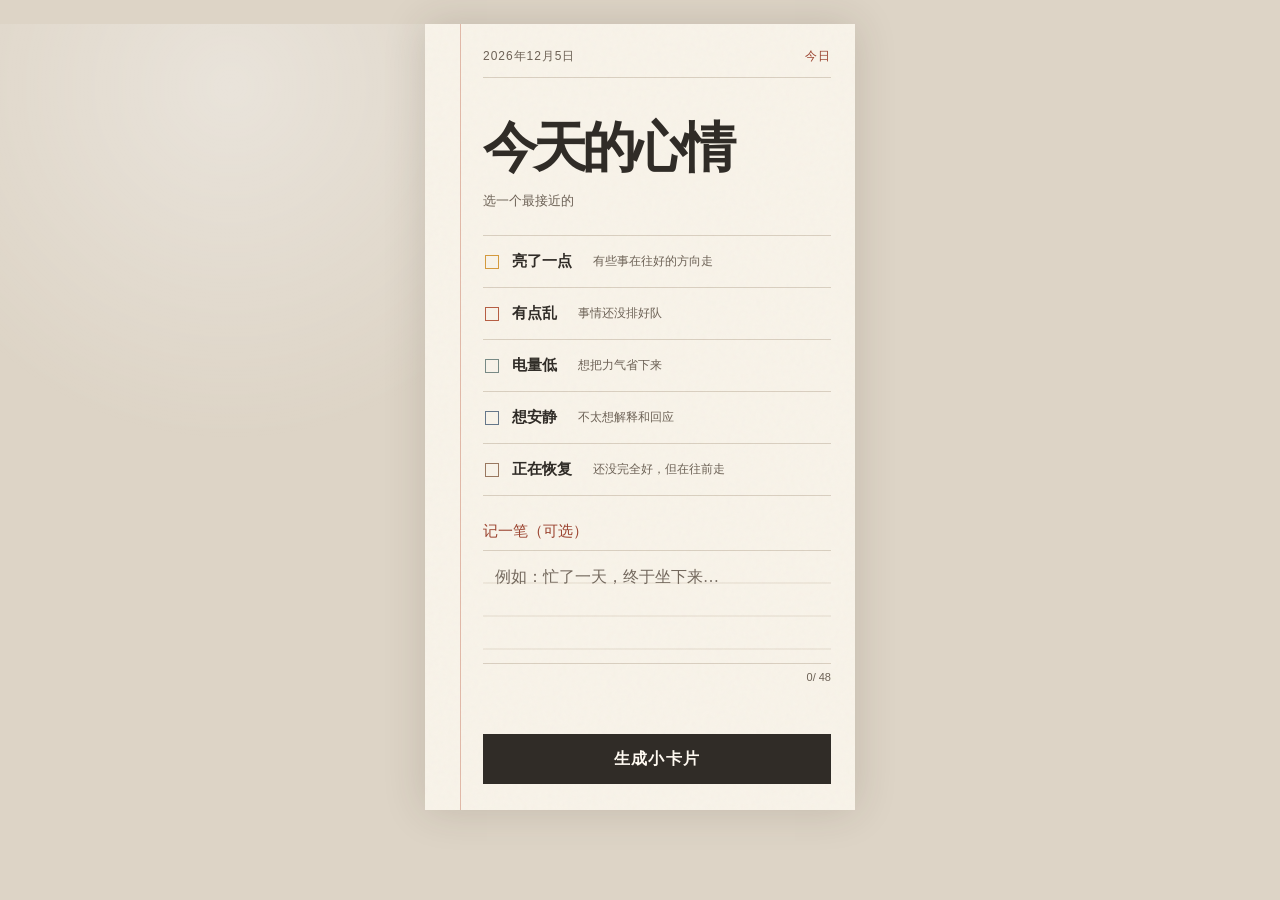
<file: mood-handbook.html>
<!doctype html>
<html lang="zh-CN">
<head>
  <meta charset="UTF-8" />
  <meta name="viewport" content="width=device-width, initial-scale=1, viewport-fit=cover" />
  <meta name="theme-color" content="#ddd4c6" />
  <title>今天的心情</title>
  <style>
    :root {
      --paper: #f8f3e9;
      --ink: #302c27;
      --muted: #6d6256;
      --rule: #d9cfc0;
      --red-rule: rgba(194, 105, 78, .42);
      --accent: #9b432f;
      --shadow: rgba(55, 43, 31, .16);
      --serif: "Noto Serif SC", "Songti SC", "STSong", serif;
      --sans: "PingFang SC", "Microsoft YaHei", sans-serif;
    }

    * { box-sizing: border-box; }
    html { background: #ddd4c6; }
    body { margin: 0; min-width: 320px; color: var(--ink); font-family: var(--sans); background: radial-gradient(circle at 18% 8%, rgba(255,255,255,.36), transparent 22rem), #ddd4c6; }
    button, textarea { font: inherit; }
    button, .mood label { -webkit-tap-highlight-color: transparent; touch-action: manipulation; }
    :focus-visible { outline: 2px solid var(--accent); outline-offset: 3px; }

    .notebook { position: relative; width: min(100%, 430px); min-height: 100svh; margin: 0 auto; overflow: hidden; background: var(--paper); box-shadow: 0 0 40px var(--shadow); }
    .notebook::before { content: ""; position: absolute; z-index: 2; top: 0; bottom: 0; left: 35px; border-left: 1px solid var(--red-rule); pointer-events: none; }
    .notebook::after { content: ""; position: absolute; inset: 0; z-index: 3; pointer-events: none; opacity: .19; background-image: url("data:image/svg+xml,%3Csvg viewBox='0 0 120 120' xmlns='http://www.w3.org/2000/svg'%3E%3Cfilter id='n'%3E%3CfeTurbulence type='fractalNoise' baseFrequency='.72' numOctaves='2' stitchTiles='stitch'/%3E%3C/filter%3E%3Crect width='100%25' height='100%25' filter='url(%23n)' opacity='.16'/%3E%3C/svg%3E"); mix-blend-mode: multiply; }
    .sheet { position: relative; z-index: 1; min-height: 100svh; padding: calc(24px + env(safe-area-inset-top)) 24px calc(26px + env(safe-area-inset-bottom)) 58px; display: flex; flex-direction: column; }
    .topline { display: flex; justify-content: space-between; align-items: center; padding-bottom: 12px; border-bottom: 1px solid var(--rule); color: var(--muted); font-size: 12px; letter-spacing: .08em; }
    .topline span:last-child { color: var(--accent); }
    .view { display: none; flex: 1; flex-direction: column; animation: appear .34s ease both; }
    .view.active { display: flex; }
    @keyframes appear { from { opacity: 0; transform: translateY(8px); } to { opacity: 1; transform: translateY(0); } }
    @media (prefers-reduced-motion: reduce) { *, *::before, *::after { animation-duration: .01ms !important; transition-duration: .01ms !important; } }

    .entry-head { padding: 40px 0 25px; }
    h1, h2, h3, p { margin: 0; }
    h1, h2, h3 { font-family: var(--serif); font-weight: 600; letter-spacing: -.08em; }
    h1 { font-size: clamp(39px, 11vw, 54px); line-height: 1.12; }
    .subline { margin-top: 14px; color: var(--muted); font-size: 13px; }

    .moods { display: grid; min-inline-size: 0; margin: 0; padding: 0; border: 0; border-top: 1px solid var(--rule); }
    .mood { position: relative; border-bottom: 1px solid var(--rule); }
    .mood input { position: absolute; opacity: 0; pointer-events: none; }
    .mood label { display: flex; align-items: center; gap: 13px; min-height: 51px; padding: 6px 10px 6px 2px; cursor: pointer; transition: background .18s, padding-left .18s; }
    .mood label:active { padding-left: 6px; }
    .mood input:checked + label { background: color-mix(in srgb, var(--mood) 9%, transparent); padding-left: 8px; }
    .mood input:focus-visible + label { outline: 2px solid var(--mood); outline-offset: -2px; }
    .mood-mark { width: 14px; height: 14px; flex: 0 0 14px; border: 1px solid var(--mood); background: transparent; }
    .mood input:checked + label .mood-mark { background: var(--mood); box-shadow: inset 0 0 0 3px var(--paper); }
    .mood-title { font-size: 15px; font-weight: 700; }
    .mood-desc { margin-left: 8px; color: var(--muted); font-size: 12px; }

    .note-area { margin-top: 26px; }
    .note-label { display: block; margin-bottom: 9px; color: var(--accent); font-family: var(--serif); font-size: 15px; }
    .writing-lines { border-top: 1px solid var(--rule); border-bottom: 1px solid var(--rule); background: repeating-linear-gradient(to bottom, transparent 0 31px, rgba(166,145,119,.25) 32px, transparent 33px); }
    textarea { display: block; width: 100%; min-height: 112px; padding: 10px 8px 0 12px; border: 0; outline: 0; resize: none; color: var(--ink); background: transparent; font-family: var(--serif); font-size: 16px; line-height: 32px; }
    textarea::placeholder { color: #74695e; }
    .note-meta { display: flex; justify-content: flex-end; padding-top: 7px; color: var(--muted); font-size: 11px; }
    .entry-actions { margin-top: auto; padding-top: 25px; }
    .primary, .secondary { width: 100%; min-height: 50px; border: 0; cursor: pointer; transition: transform .18s, background .18s; }
    .primary { color: #fffaf2; background: var(--ink); font-weight: 700; letter-spacing: .08em; }
    .primary:hover { background: #4c4339; }
    .primary:active, .secondary:active { transform: scale(.985); }
    .secondary { color: var(--ink); border: 1px solid var(--rule); background: transparent; font-weight: 700; }
    .action-note { min-height: 18px; margin: 0 0 8px; color: var(--accent); font-size: 12px; text-align: center; }

    .result-head { padding: 39px 0 23px; }
    .result-head h2 { font-size: 31px; }
    .result-head p { margin-top: 10px; color: var(--muted); font-size: 13px; }
    .share-card { --card-accent: #b75e43; --card-label: #8e3c2b; --card-line: rgba(183,94,67,.42); --card-ring: rgba(183,94,67,.10); --card-wash: #f0d8cd; position: relative; min-height: 338px; padding: 25px 21px 22px; overflow: hidden; background: var(--card-wash); border: 1px solid var(--card-line); }
    .share-card::before { content: ""; position: absolute; top: 0; bottom: 0; left: 27px; border-left: 1px solid var(--card-line); }
    .share-card::after { content: ""; position: absolute; top: 0; right: -26px; width: 138px; height: 138px; border: 1px solid var(--card-line); border-radius: 50%; box-shadow: 0 0 0 18px var(--card-ring); }
    .card-rule { width: 38px; height: 4px; background: var(--card-accent); }
    .card-label { margin-top: 40px; color: var(--card-label); font-size: 12px; letter-spacing: .1em; }
    .card-title { margin-top: 11px; font-size: 29px; line-height: 1.3; }
    .card-copy { max-width: 260px; margin-top: 17px; font-family: var(--serif); font-size: 16px; line-height: 1.85; }
    .card-note { max-width: 265px; margin-top: 16px; color: #6f5d4d; font-size: 12px; line-height: 1.6; }
    .card-footer { position: absolute; right: 21px; bottom: 20px; left: 21px; display: flex; justify-content: space-between; padding-top: 10px; border-top: 1px solid var(--card-line); color: #5f4d3e; font-size: 11px; }
    @supports (color: color-mix(in srgb, #000 50%, transparent)) {
      .share-card { border-color: color-mix(in srgb, var(--card-accent) 42%, transparent); }
      .share-card::before, .share-card::after { border-color: color-mix(in srgb, var(--card-accent) 42%, transparent); }
      .share-card::after { box-shadow: 0 0 0 18px color-mix(in srgb, var(--card-accent) 10%, transparent); }
      .card-footer { border-top-color: color-mix(in srgb, var(--card-accent) 38%, transparent); }
    }
    .result-actions { display: grid; gap: 9px; margin-top: 14px; }
    .share-hint { min-height: 18px; margin-top: 9px; color: var(--accent); font-size: 12px; text-align: center; }
    .back-link { align-self: flex-start; margin-top: 15px; padding: 4px 0; border: 0; color: var(--muted); background: transparent; font-size: 12px; cursor: pointer; }
    @media (min-width: 431px) { .notebook { min-height: 780px; margin: 24px auto; } .sheet { min-height: 780px; } }
  </style>
</head>
<body>
  <main class="notebook" aria-label="今天的心情">
    <div class="sheet">
      <header class="topline"><span id="todayLine"></span><span id="pageLabel">今日</span></header>
      <section class="view active" id="entryView" aria-labelledby="entryTitle">
        <div class="entry-head"><h1 id="entryTitle">今天的心情</h1><p class="subline">选一个最接近的</p></div>
        <fieldset class="moods" id="moodList" aria-label="选择今天的心情"></fieldset>
        <div class="note-area"><label class="note-label" for="noteInput">记一笔（可选）</label><div class="writing-lines"><textarea id="noteInput" name="note" autocomplete="off" maxlength="48" placeholder="例如：忙了一天，终于坐下来…"></textarea></div><div class="note-meta"><span id="noteCount">0</span> / 48</div></div>
        <div class="entry-actions"><div class="action-note" id="moodError" aria-live="polite"></div><button class="primary" id="generateButton" type="button">生成小卡片</button></div>
      </section>
      <section class="view" id="resultView" aria-labelledby="resultTitle">
        <div class="result-head"><h2 id="resultTitle">今天的这一页</h2><p>收好这一刻，之后再打开。</p></div>
        <article class="share-card" id="shareCard"><div class="card-rule"></div><div class="card-label" id="cardLabel">今日情绪</div><h3 class="card-title" id="cardTitle">有点乱，也在整理</h3><p class="card-copy" id="cardCopy"></p><p class="card-note" id="cardNote"></p><footer class="card-footer"><span>今天的心情</span><span id="cardDate"></span></footer></article>
        <div class="result-actions"><button class="primary" id="saveButton" type="button">保存或分享小卡片</button><button class="secondary" id="restartButton" type="button">再写一页</button></div>
        <div class="share-hint" id="shareHint" aria-live="polite"></div><button class="back-link" id="backButton" type="button">返回修改</button>
      </section>
    </div>
  </main>
  <script>
    const moods = [
      { id: 'sunny', label: '亮了一点', desc: '有些事在往好的方向走', color: '#d59b3e', ink: '#7a500b', line: 'rgba(213,155,62,.42)', ring: 'rgba(213,155,62,.10)', wash: '#f5e7bd', title: '亮了一点', copy: '把这点轻快留给自己。今天适合做一件想做很久、但一直没开始的小事。', action: '给自己一个小小的开始。' },
      { id: 'tangled', label: '有点乱', desc: '事情还没排好队', color: '#b75e43', ink: '#813522', line: 'rgba(183,94,67,.42)', ring: 'rgba(183,94,67,.10)', wash: '#f0d8cd', title: '有点乱，也在整理', copy: '不必一次把所有事情想清楚。先做眼前最小的一件，思绪会慢慢找到顺序。', action: '先写下现在最要紧的一件。' },
      { id: 'low', label: '电量低', desc: '想把力气省下来', color: '#788b86', ink: '#3f5d55', line: 'rgba(120,139,134,.42)', ring: 'rgba(120,139,134,.10)', wash: '#dce6e1', title: '今天先省一点力', copy: '不是每一天都需要全力以赴。把必须做的做完，剩下的交给明天。', action: '允许自己早点停下来。' },
      { id: 'quiet', label: '想安静', desc: '不太想解释和回应', color: '#65778b', ink: '#354e67', line: 'rgba(101,119,139,.42)', ring: 'rgba(101,119,139,.10)', wash: '#dce4ec', title: '安静也算一种回答', copy: '把声音调小一点，留出一段不必回应任何人的时间。', action: '给自己留半小时的空白。' },
      { id: 'recovering', label: '正在恢复', desc: '还没完全好，但在往前走', color: '#9a7860', ink: '#5d4533', line: 'rgba(154,120,96,.42)', ring: 'rgba(154,120,96,.10)', wash: '#eadfd4', title: '慢慢回到自己的位置', copy: '不用急着恢复成原来的样子。今天能照顾好自己，就已经是在向前。', action: '做一件让身体舒服的事。' }
    ];
    const state = { mood: null, note: '' }; let restartArmed = false; const today = new Date(); const dateText = new Intl.DateTimeFormat('zh-CN', { year: 'numeric', month: 'long', day: 'numeric' }).format(today);
    document.getElementById('todayLine').textContent = dateText; document.getElementById('cardDate').textContent = dateText;
    function showView(id) { document.querySelectorAll('.view').forEach((view) => view.classList.toggle('active', view.id === id)); document.getElementById('pageLabel').textContent = id === 'entryView' ? '今日' : '小卡'; window.scrollTo({ top: 0, behavior: 'smooth' }); }
    function renderMoods() { document.getElementById('moodList').innerHTML = moods.map((mood) => `<div class="mood" style="--mood:${mood.color}"><input id="mood-${mood.id}" name="mood" type="radio" value="${mood.id}" /><label for="mood-${mood.id}"><span class="mood-mark" aria-hidden="true"></span><span class="mood-title">${mood.label}</span><span class="mood-desc">${mood.desc}</span></label></div>`).join(''); document.querySelectorAll('input[name="mood"]').forEach((input) => input.addEventListener('change', () => { state.mood = moods.find((mood) => mood.id === input.value); })); }
    function renderResult() { const mood = state.mood; const card = document.getElementById('shareCard'); card.style.setProperty('--card-accent', mood.color); card.style.setProperty('--card-label', mood.ink); card.style.setProperty('--card-line', mood.line); card.style.setProperty('--card-ring', mood.ring); card.style.setProperty('--card-wash', mood.wash); document.getElementById('cardLabel').textContent = `今日情绪 · ${mood.label}`; document.getElementById('cardTitle').textContent = mood.title; document.getElementById('cardCopy').textContent = mood.copy; document.getElementById('cardNote').textContent = state.note ? `「${state.note}」` : mood.action; }
    function wrapText(ctx, text, x, y, maxWidth, lineHeight, color, font) { ctx.fillStyle = color; ctx.font = font; let line = ''; let count = 0; for (const char of text) { const test = line + char; if (ctx.measureText(test).width > maxWidth && line) { ctx.fillText(line, x, y + count * lineHeight); count++; line = char; } else line = test; } if (line) { ctx.fillText(line, x, y + count * lineHeight); count++; } return count; }
    function cardToPng() {
      const mood = state.mood; const scale = 2; const canvas = document.createElement('canvas');
      canvas.width = 720 * scale; canvas.height = 680 * scale;
      const ctx = canvas.getContext('2d'); if (!ctx) throw new Error('Canvas unavailable');
      ctx.scale(scale, scale); ctx.fillStyle = mood.wash; ctx.fillRect(0, 0, 720, 680);
      ctx.strokeStyle = mood.color; ctx.globalAlpha = .45; ctx.lineWidth = 2; ctx.strokeRect(1, 1, 718, 678); ctx.globalAlpha = 1;
      ctx.beginPath(); ctx.moveTo(55, 0); ctx.lineTo(55, 680); ctx.stroke();
      ctx.save(); ctx.strokeStyle = mood.color; ctx.globalAlpha = .10; ctx.lineWidth = 36; ctx.beginPath(); ctx.arc(630, 143, 143, 0, Math.PI * 2); ctx.stroke(); ctx.globalAlpha = .42; ctx.lineWidth = 2; ctx.beginPath(); ctx.arc(630, 143, 143, 0, Math.PI * 2); ctx.stroke(); ctx.restore();
      ctx.fillStyle = mood.color; ctx.fillRect(83, 46, 76, 7); ctx.fillStyle = mood.ink; ctx.font = '22px sans-serif'; ctx.fillText(`今日情绪 · ${mood.label}`, 83, 140);
      ctx.fillStyle = '#302c27'; ctx.font = '600 50px serif'; ctx.fillText(mood.title, 83, 201);
      const lines = wrapText(ctx, mood.copy, 83, 264, 525, 48, '#302c27', '27px serif');
      wrapText(ctx, state.note ? `「${state.note}」` : mood.action, 83, 264 + lines * 48 + 24, 530, 33, '#5f4d3e', '18px sans-serif');
      ctx.globalAlpha = .42; ctx.beginPath(); ctx.moveTo(83, 628); ctx.lineTo(665, 628); ctx.stroke(); ctx.globalAlpha = 1; ctx.fillStyle = '#5f4d3e'; ctx.font = '17px sans-serif'; ctx.fillText('今天的心情', 83, 658); ctx.fillText(dateText, 557, 658);
      return canvas.toDataURL('image/png');
    }
    renderMoods();
    document.getElementById('noteInput').addEventListener('input', (event) => { state.note = event.target.value.trim(); document.getElementById('noteCount').textContent = event.target.value.length; });
    document.getElementById('generateButton').addEventListener('click', () => {
      if (!state.mood) { document.getElementById('moodError').textContent = '先选一个心情'; document.querySelector('input[name="mood"]').focus(); return; }
      restartArmed = false; document.getElementById('restartButton').textContent = '再写一页'; document.getElementById('shareHint').textContent = ''; document.getElementById('moodError').textContent = ''; renderResult(); showView('resultView');
    });
    document.getElementById('restartButton').addEventListener('click', () => {
      const hint = document.getElementById('shareHint'); const button = document.getElementById('restartButton');
      if (state.note && !restartArmed) { restartArmed = true; button.textContent = '确认清空，重新记录'; hint.textContent = '本页记录会被清空'; return; }
      restartArmed = false; state.mood = null; state.note = ''; document.getElementById('noteInput').value = ''; document.getElementById('noteCount').textContent = '0'; document.querySelectorAll('input[name="mood"]').forEach((input) => { input.checked = false; }); button.textContent = '再写一页'; hint.textContent = ''; showView('entryView');
    });
    document.getElementById('backButton').addEventListener('click', () => { restartArmed = false; document.getElementById('restartButton').textContent = '再写一页'; document.getElementById('shareHint').textContent = ''; showView('entryView'); });
    document.getElementById('saveButton').addEventListener('click', async () => {
      const hint = document.getElementById('shareHint');
      try {
        const dataUrl = cardToPng(); const blob = await (await fetch(dataUrl)).blob(); const file = new File([blob], '今天的心情.png', { type: 'image/png' });
        try { if (navigator.canShare && navigator.canShare({ files: [file] })) { await navigator.share({ files: [file], title: '今天的心情' }); hint.textContent = '小卡片已准备好'; return; } } catch (error) { if (error.name === 'AbortError') return; }
        const link = document.createElement('a'); link.download = '今天的心情.png'; link.href = dataUrl; link.click(); hint.textContent = '小卡片已保存到下载目录';
      } catch (error) { hint.textContent = '暂时无法生成图片，请稍后重试'; }
    });
  </script>
</body>
</html>
</file>
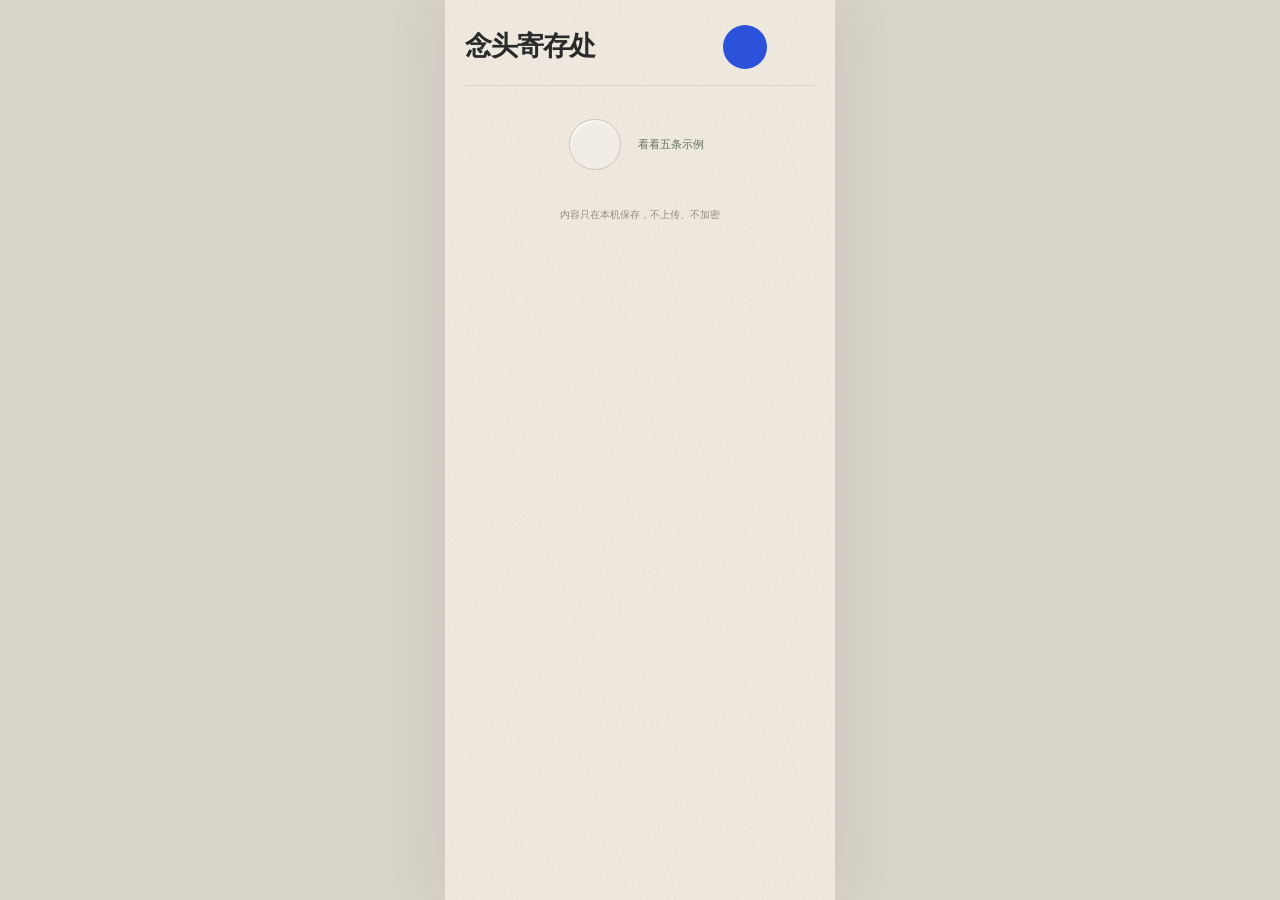
<file: examples/thought-collection/screen.html>
<!doctype html><html lang="zh-CN"><head><meta charset="utf-8"><meta name="viewport" content="width=device-width,initial-scale=1,viewport-fit=cover"><meta name="color-scheme" content="light"><title>念头寄存处</title><style>
*{box-sizing:border-box} :root{--ink:#292b2b;--oat:#f0eadf;--blue:#2c52db;--line:#d9d2c5;--grain:url("data:image/svg+xml,%3Csvg xmlns='http://www.w3.org/2000/svg' width='150' height='150'%3E%3Cfilter id='g'%3E%3CfeTurbulence type='fractalNoise' baseFrequency='.65' numOctaves='3' stitchTiles='stitch'/%3E%3CfeColorMatrix type='saturate' values='0'/%3E%3C/filter%3E%3Crect width='100%25' height='100%25' opacity='.1' filter='url(%23g)'/%3E%3C/svg%3E")}body{margin:0;background:#d9d4ca;color:var(--ink);font:14px/1.55 -apple-system,BlinkMacSystemFont,"Segoe UI","Microsoft YaHei",sans-serif}button,input,select,textarea{font:inherit;color:inherit}button{border:0;cursor:pointer;touch-action:manipulation}button:disabled{opacity:.4;cursor:default}button:focus-visible,input:focus-visible,select:focus-visible,textarea:focus-visible{outline:3px solid #2d54d7;outline-offset:3px}input,select,textarea{min-width:0;max-width:100%}[hidden]{display:none!important}.app{max-width:390px;min-height:100dvh;margin:auto;background-color:var(--oat);background-image:var(--grain);overflow-x:clip;box-shadow:0 0 60px #2d302317}.top{display:flex;justify-content:space-between;align-items:center;gap:12px;padding:25px 20px 16px}.top h1{font-size:27px;font-weight:750;letter-spacing:-1px;margin:0}.top h2{font-size:23px;font-weight:650;margin:0}.header-actions{display:flex;gap:4px}.ico{width:44px;height:44px;display:inline-grid;place-items:center;border-radius:50%;background:none;flex-shrink:0}.ico.primary{background:var(--blue);color:#fff}.ico svg,svg.icon{width:23px;height:23px;fill:none;stroke:currentColor;stroke-width:1.7;stroke-linecap:round;stroke-linejoin:round}.flat-button{background:none;display:flex;align-items:center;gap:8px;padding:6px 0}.banner{padding:10px 16px;background:#f6dcad;font-size:11px;display:flex;align-items:center;justify-content:space-between;gap:10px}.banner button{border:1px solid #c99a52;background:#fff3d8;border-radius:12px;padding:7px 10px;white-space:nowrap}.demo-bar{background:#e3e8dc;color:#4f614c;font-size:10px;padding:7px 18px;display:flex;justify-content:space-between;align-items:center}.demo-bar button{background:none;text-decoration:underline;font-size:11px;min-height:30px}.searchrow{padding:0 20px 12px}.searchrow input{border:1px solid #c8c5ba;border-radius:14px;background:#faf7efb8;padding:11px 13px;width:100%}.filters{display:flex;gap:21px;margin:0 20px 19px;align-items:center;border-bottom:1px solid #ddd7ca}.filters button{background:none;color:#66675e;padding:11px 0;font-size:13px;white-space:nowrap;border-bottom:2px solid transparent}.filters button.active{border-color:var(--blue);color:var(--blue);font-weight:650}.filters small{font-size:11px;margin-left:4px}.shelves{padding:0 12px}.shelf{display:grid;grid-template-columns:repeat(2,minmax(0,1fr));gap:12px;margin-bottom:12px;padding:14px 12px 16px;border-radius:18px;background:#e7dfd0;box-shadow:inset 1px 4px 7px #5a472428,inset -2px -2px 4px #fffffdaa;min-height:180px}.shelf.wide{grid-template-columns:1fr}.tile{position:relative;min-width:0;height:153px;isolation:isolate;transition:transform .2s}.tile.dragging{opacity:.5}.paper-base{position:absolute;inset:0;background-color:var(--paper);background-image:var(--grain);clip-path:polygon(8% 0,94% 3%,100% 84%,91% 100%,0 94%,0 9%);box-shadow:inset -12px -8px 18px #0000000b}.paper-shadow{position:absolute;inset:6px 0 -2px;filter:blur(5px);background:#4e422b42;clip-path:polygon(8% 0,94% 3%,100% 84%,91% 100%,0 94%,0 9%);z-index:-1;transform:translate(1px,4px)}.fold-top{position:absolute;left:0;top:0;width:20%;height:23%;clip-path:polygon(100% 0,90% 100%,0 88%);background:var(--light);filter:drop-shadow(1px 2px 2px #0003)}.fold-bottom{position:absolute;bottom:0;right:0;width:80%;height:30%;clip-path:polygon(100% 0,100% 88%,0 100%);background:var(--light);box-shadow:inset 0 1px 1px #ffffff9c;pointer-events:none}.tile.wide .fold-top{width:13%;height:29%}.tile.wide .fold-bottom{width:67%;height:37%}.open-note{position:absolute;inset:0;background:none;text-align:left;padding:35px 14px 38px 17px;color:var(--text);border-radius:8px;transform:rotate(-1deg)}.papertext{display:-webkit-box;-webkit-line-clamp:3;-webkit-box-orient:vertical;overflow:hidden;font-size:18px;font-weight:700;line-height:1.5;overflow-wrap:anywhere;white-space:pre-line}.tile.wide .papertext{font-size:21px;padding-right:40px}.paperstatus{position:absolute;bottom:8px;right:11px;font-size:10px;color:#27303c;max-width:85%;white-space:nowrap;overflow:hidden;text-overflow:ellipsis;transform:rotate(-5deg);pointer-events:none}.note-menu{position:absolute;right:2px;top:2px;width:38px;height:34px;background:none;color:var(--text);opacity:.7;border-radius:50%;font-size:19px}.after-list{padding:14px 18px 25px;display:flex;justify-content:center;gap:10px;flex-wrap:wrap}.add-thought{border:1px solid #c9c5b9;box-shadow:inset 1px 2px 2px #ffffffab;background:#f4f0e6b0;border-radius:32px;min-height:51px;padding:9px 25px;display:flex;align-items:center;gap:9px;color:var(--blue);font-size:17px;font-weight:600}.text-action{background:none;color:#667063;font-size:11px;padding:10px 7px}.empty{padding:55px 30px 25px;text-align:center;color:#817b6e}.empty-paper{position:relative;width:170px;height:135px;margin:0 auto 26px;transform:rotate(-4deg);--paper:#2c52db;--light:#a0b8f4}.empty-paper .fold-bottom{height:39%}.empty h2{font-size:18px;font-weight:500;color:#57564b;margin:0 0 7px}.empty p{font-size:12px;margin:0}.local-note{padding:12px 24px 24px;margin:0;text-align:center;font-size:10px;color:#918a7d}.detail-content{padding:0 17px 25px}.expanded{position:relative;margin:5px 0 17px;color:var(--text);padding:43px 25px 47px;background:var(--paper);background-image:var(--grain);clip-path:polygon(6% 0,98% 2%,100% 96%,95% 100%,0 98%,0 7%);min-height:300px;filter:drop-shadow(0 6px 5px #504c3422)}.expanded>.fold-top{width:12%;height:15%;z-index:1}.expanded>.fold-bottom{width:43%;height:17%;z-index:0}.expanded .timestamp{font-size:11px;opacity:.76}.current-text{font-size:27px;line-height:1.65;font-weight:700;white-space:pre-wrap;overflow-wrap:anywhere;margin:14px 0 0;position:relative;z-index:1}.addition{border-top:1px solid #ffffff59;margin-top:21px;padding-top:15px;position:relative;z-index:1}.addition p{font-size:16px;margin:12px 0 0;white-space:pre-wrap;overflow-wrap:anywhere}.addition small{font-size:11px;opacity:.8}.history-link{background:none;color:inherit;font-size:11px;padding:15px 0 0;text-decoration:underline;position:relative;z-index:1}.soft-panel{border:1px solid #ffffffb5;border-radius:20px;background:#f6f2e9a6;box-shadow:0 2px 3px #544b3210,inset 1px 1px 1px #fff9;margin-bottom:13px;padding:15px 17px}.plan-row{display:flex;align-items:center;justify-content:space-between;gap:8px;min-height:61px;padding:8px 16px}.plan-row span{display:flex;align-items:center;gap:10px;font-size:14px;font-weight:600}.plan-row button{background:none;color:var(--blue);padding:10px 4px;font-size:13px;white-space:nowrap}.section-head{display:flex;justify-content:space-between;align-items:center;margin-bottom:10px;gap:5px}.section-head h3{font-size:15px;margin:0;font-weight:650}.section-head button{background:none;font-size:11px;color:#65746c;padding:6px 0}.related-item{display:flex;align-items:center;gap:10px;margin:7px 0;min-width:0}.related-paper{position:relative;background:var(--paper);background-image:var(--grain);color:var(--text);clip-path:polygon(5% 0,99% 6%,100% 90%,94% 100%,0 96%,0 10%);padding:15px 12px;font-size:12px;font-weight:650;flex:1;text-align:left;overflow-wrap:anywhere;min-width:0}.related-reason{width:84px;color:#838173;font-size:10px;overflow-wrap:anywhere;flex-shrink:0}.related-reason button{background:none;color:#8d8479;font-size:10px;text-decoration:underline;padding:4px 0}.source{font-size:11px;color:#837d70;margin:0 0 14px;overflow-wrap:anywhere}.detail-actions{display:grid;grid-template-columns:repeat(3,minmax(0,1fr));gap:8px;margin-top:14px}.detail-actions button{border:1px solid #ffffffb5;background:#f6f2e9a6;border-radius:20px;box-shadow:0 3px 4px #544b3214;padding:17px 4px 12px;display:grid;justify-items:center;gap:9px;font-size:13px;font-weight:600}.detail-actions svg{width:27px;height:27px}.action-bottom{display:flex;gap:8px;margin-top:17px;padding-top:12px;border-top:1px solid #ccc6b9}.action-bottom button{background:#f8f4eaa0;border:1px solid #ffffffa6;border-radius:22px;padding:12px 8px;flex:1;font-size:11px;color:#77786c;display:flex;align-items:center;justify-content:center;gap:5px}.action-bottom svg{width:19px;height:19px}.undo-bar{position:sticky;bottom:10px;display:flex;justify-content:center;z-index:7;pointer-events:none;min-height:0}.undo-bar button{pointer-events:auto;background:#2f3f37;color:#fff;border-radius:30px;box-shadow:0 4px 10px #0002;padding:11px 18px;display:flex;align-items:center;gap:7px;font-size:12px}.undo-bar button[disabled]{display:none}.undo-bar svg{width:18px;height:18px}dialog{border:0;padding:0;max-width:390px;width:calc(100% - 20px);max-height:90dvh;border-radius:25px;color:var(--ink);background:#f6f1e7;background-image:var(--grain);box-shadow:0 12px 70px #19221b35}dialog::backdrop{background:#272b244e;backdrop-filter:blur(3px)}.sheet-head{display:flex;justify-content:space-between;align-items:center;gap:10px;padding:17px 18px 8px;position:sticky;top:0;background:#f6f1e7;z-index:2}.sheet-head h2{font-size:20px;margin:0}.sheet-body{padding:7px 21px 22px}.sheet-body p{font-size:12px;color:#77786a}.sheet-body label.field{display:block;font-size:12px;margin:14px 0 6px;color:#6b7165}.sheet-body textarea,.sheet-body input:not([type=hidden]):not([type=checkbox]),.sheet-body select{width:100%;border:1px solid #cfc8b8;background:#fffaf1;border-radius:12px;padding:11px 12px;outline-offset:2px}.sheet-body textarea{resize:vertical;min-height:115px;line-height:1.7;font-size:15px}.counter{text-align:right;font-size:10px;color:#8d897d}.palette{display:flex;gap:13px;margin:14px 0}.palette button{width:38px;height:38px;border-radius:50%;background:var(--paper);border:3px solid #f6f1e7;box-shadow:0 0 0 1px #d2caba;color:var(--text)}.palette button.active{box-shadow:0 0 0 2px #343d32}.choices{display:grid;gap:7px;margin:14px 0}.choices button{border:1px solid #d7cebd;border-radius:12px;padding:11px 9px;text-align:left;background:#faf5eb;font-size:13px}.choices button.active{border-color:#3156d7;background:#e9ecfb;color:#2446b6}.sheet-submit{width:100%;background:var(--blue);color:white;border-radius:15px;padding:14px;margin-top:18px;font-weight:600}.error{font-size:12px;color:#a34232;white-space:pre-wrap;margin:10px 0 0}.menu-list{display:grid;gap:5px}.menu-list button{background:#fffaf1;border-radius:12px;min-height:47px;padding:10px 13px;text-align:left;font-size:14px;display:flex;align-items:center;gap:12px}.menu-list .danger{color:#ad4633}.menu-list svg{width:20px;height:20px}.quoted{white-space:pre-wrap;overflow-wrap:anywhere;font-size:13px;color:#6a7064;border-left:2px solid #a6b5dc;padding:5px 0 5px 12px}.child-row{margin:12px 0}.child-row textarea{min-height:80px}.small-outline{background:none;border:1px solid #cfc7b6;border-radius:13px;padding:9px 14px;font-size:12px}.compare-block{margin:16px 0;padding:15px;background:#fffaf1;border-radius:14px;overflow-wrap:anywhere}.compare-block small{color:#8c8c7a;font-size:10px}.compare-block p{color:#343d35;font-size:15px;white-space:pre-wrap}.log-entry{border-bottom:1px solid #dcd5c6;padding:13px 0}.log-entry small{font-size:10px;color:#8a8c7b}.log-entry p{white-space:pre-wrap;overflow-wrap:anywhere;color:#3b4237;font-size:14px}.public-preview{display:block;max-width:100%;width:190px;height:auto;box-shadow:0 4px 15px #0002;border-radius:3px;margin:15px auto}.source-row{display:flex;gap:7px;align-items:center;margin:8px 0}.source-row select{flex:1}.source-row button{white-space:nowrap;font-size:11px}.checkline{font-size:11px;display:flex;gap:7px;align-items:center;margin:10px 0}.checkline input{accent-color:var(--blue)}#toast{position:fixed;bottom:20px;left:50%;transform:translateX(-50%);max-width:90vw;z-index:20;background:#2e4037;color:white;padding:11px 17px;border-radius:22px;font-size:12px;text-align:center;opacity:0;pointer-events:none;transition:opacity .2s}#toast.show{opacity:1}@media(max-width:350px){.top{padding-left:16px;padding-right:16px}.top h1{font-size:24px}.filters{gap:15px;margin-left:16px;margin-right:16px}.shelves{padding:0 8px}.shelf{padding:13px 10px;gap:9px}.papertext{font-size:16px}.open-note{padding:33px 11px 34px 13px}.current-text{font-size:25px}.detail-content{padding-left:13px;padding-right:13px}.related-reason{width:70px}.detail-actions button{font-size:12px}.sheet-body{padding-left:17px;padding-right:17px}}@media(prefers-reduced-motion:reduce){*,*:before,*:after{animation:none!important;transition:none!important;scroll-behavior:auto!important}}
</style></head><body><main class="app" id="app"><div class="banner" id="storage-banner" hidden><span id="storage-message"></span><button id="session-only">本次临时使用</button></div><div class="demo-bar" id="demo-bar" hidden><span>示例收藏 · 不写入私人记录</span><button id="exit-demo">退出示例</button></div>
<section id="home"><header class="top"><h1>念头寄存处</h1><div class="header-actions"><button class="ico" id="search-toggle" aria-label="搜索念头"></button><button class="ico primary" id="new-note" aria-label="放一个念头"></button><button class="ico" id="home-more" aria-label="收藏选项"></button></div></header><div class="searchrow" id="searchrow" hidden><input id="search" type="search" placeholder="找原文或后来补过的话" aria-label="搜索所有表述与补充"></div><nav class="filters" id="filters" aria-label="筛选念头"></nav><div class="shelves" id="shelves"></div><div class="after-list"><button class="add-thought" id="add-bottom"></button><button class="text-action" id="demo">看看五条示例</button></div><p class="local-note">内容只在本机保存，不上传、不加密</p></section>
<section id="detail" hidden><header class="top"><button id="back" class="flat-button"></button><button id="detail-more" class="ico" aria-label="这条念头的更多操作"></button></header><div id="detail-content" class="detail-content"></div></section><div class="undo-bar"><button id="undo" disabled></button></div></main>
<dialog id="sheet" aria-labelledby="sheet-title"><div class="sheet-head"><h2 id="sheet-title"></h2><button id="close-sheet" class="ico" aria-label="取消并关闭"></button></div><form id="sheet-form" class="sheet-body"><div id="sheet-body"></div><div id="form-error" class="error" role="alert"></div><button class="sheet-submit" id="submit-sheet" type="submit">保存</button></form></dialog><div id="toast" role="status"></div>
<script>/*__CORE__*/</script><script>
'use strict';const C=ThoughtCore,$=s=>document.querySelector(s),KEY='thought-collection-v1';const palette={blue:['#2c52db','#a7baf4','#fff'],yellow:['#f4c74d','#f8dda0','#292d29'],orange:['#da4b2c','#f5ae85','#fff'],lavender:['#bba5e4','#ddd0f1','#292d29'],mint:['#77c7a6','#b8e6cc','#24352d']};
const paths={plus:'M12 4v16M4 12h16',search:'M21 21l-5-5M18 10a8 8 0 1 1-16 0 8 8 0 0 1 16 0',back:'M15 3l-9 9 9 9',more:'M5 12h.01M12 12h.01M19 12h.01',close:'M5 5l14 14M19 5L5 19',pen:'M14 4l6 6M3 21l5-1L21 7l-5-5L3 15v6',swap:'M3 7h17l-4-4M21 17H4l4 4',split:'M12 3v7M12 10l-7 8M12 10l7 8M3 20a2 2 0 1 0 4 0 2 2 0 0 0-4 0M17 20a2 2 0 1 0 4 0 2 2 0 0 0-4 0',calendar:'M4 5h16v16H4zM4 10h16M8 3v4M16 3v4',link:'M9 15l6-6M8 9l-3 3a4 4 0 0 0 6 6l3-3M10 9l3-3a4 4 0 0 1 6 6l-3 3',undo:'M8 5L3 10l5 5M3 10h11a6 6 0 0 1 0 12',card:'M3 5h18v15H3zM7 10h10M7 14h7',archive:'M3 4h18v5H3zM5 9v12h14V9M9 13h6',trash:'M4 6h16M9 6V3h6v3M6 6l1 15h10l1-15M10 10v7M14 10v7',up:'M12 20V4M5 11l7-7 7 7',down:'M12 4v16M5 13l7 7 7-7',restore:'M3 11a9 9 0 1 1 3 8M3 4v7h7'};
function icon(name){return `<svg class="icon" viewBox="0 0 24 24" aria-hidden="true"><path d="${paths[name]||paths.more}"/></svg>`}function esc(v){return String(v??'').replace(/[&<>"']/g,ch=>({'&':'&amp;','<':'&lt;','>':'&gt;','"':'&quot;',"'":'&#39;'}[ch]))}function clone(v){return JSON.parse(JSON.stringify(v))}function tones(c){const p=palette[c];return `--paper:${p[0]};--light:${p[1]};--text:${p[2]}`}
let state=C.fresh(),privateState=null,privateDraftContext=null,isDemo=false,tempMode=false,storageBlocked=false,storageConflict=false,baselineRaw=null,history=[],selected=null,menuId=null,filter='all',homeScroll=0,draft={text:'',color:'blue',intent:'hold',date:''},draftCache={},formBase=null,formMode='',lastDraftKey='',submitAction=null,lastFocus=null,dragId=null,publicDraft=null;
const reloadButton=document.createElement('button');reloadButton.id='reload-latest';reloadButton.textContent='载入最新';reloadButton.hidden=true;$('#storage-banner').append(reloadButton);
try{const raw=localStorage.getItem(KEY);baselineRaw=raw;if(raw!==null)state=C.validate(JSON.parse(raw))}catch{storageBlocked=true;$('#storage-message').textContent='本机记录无法读取，原数据未覆盖。'}
function banner(){if(isDemo){$('#storage-banner').hidden=true;return}$('#storage-banner').hidden=!(storageBlocked||tempMode||storageConflict);reloadButton.hidden=!storageConflict||tempMode;if(tempMode){$('#storage-message').textContent='临时模式：关闭页面后不会保留本次更改。';$('#session-only').hidden=true}else $('#session-only').hidden=false}
function persist(next){if(isDemo||tempMode)return true;if(!writeLockHeld){fail('当前浏览器无法安全协调本机写入，请使用临时模式。');return false}if(storageBlocked){fail('尚未保存。关闭此面板后可选择“本次临时使用”；输入会保留。');return false}try{if(localStorage.getItem(KEY)!==baselineRaw){storageConflict=true;$('#storage-message').textContent='其他窗口已更新，未覆盖。可载入最新后再提交。';banner();fail('另一个窗口已更新记录，本次未覆盖。输入仍保留，关闭面板后可载入最新。');return false}const raw=JSON.stringify(next);localStorage.setItem(KEY,raw);baselineRaw=raw;storageConflict=false;banner();return true}catch{storageBlocked=true;$('#storage-message').textContent='未能写入本机，请勿关闭页面。';banner();fail('保存失败，输入仍保留。可关闭面板后选择“本次临时使用”。');return false}}
function transact(label,fn,eraseHistory=false){try{const next=clone(state);fn(next);C.validate(next);if(!persist(next))return false;if(eraseHistory)history=[];else {history.push({state:clone(state),label});if(history.length>20)history.shift()}state=next;render();return true}catch(e){fail(e.message);return false}}
function fail(msg){if($('#sheet').open)$('#form-error').textContent=msg;else toast(msg)}function toast(msg){$('#toast').textContent=msg;$('#toast').classList.add('show');clearTimeout(window.toastTimer);window.toastTimer=setTimeout(()=>$('#toast').classList.remove('show'),3000)}
function fmt(iso){const d=new Date(iso);return `${d.getMonth()+1}月${d.getDate()}日 ${String(d.getHours()).padStart(2,'0')}:${String(d.getMinutes()).padStart(2,'0')}`}function shortDate(day){return `${+day.slice(5,7)}月${+day.slice(8)}日`}function currentNote(){return state.notes.find(n=>n.id===(selected||menuId))}
function status(n){const count=C.children(state,n.id).length;if(n.intent==='review')return shortDate(n.reviewAt);if(count)return `拆成 ${count} 条`;return n.intent==='explore'?'拆开想想':'先放着'}
function visible(){const q=$('#search').value.trim().toLowerCase();return state.notes.filter(n=>filter==='trash'?n.lifecycle==='trash':filter==='archived'?n.lifecycle==='archived':n.lifecycle==='active'&&(filter!=='review'||n.intent==='review')).filter(n=>!q||n.versions.some(v=>v.text.toLowerCase().includes(q)))}
function tile(n,wide=false){return `<article class="tile ${wide?'wide':''}" data-note="${esc(n.id)}" style="${tones(n.color)}" draggable="true"><div class="paper-shadow"></div><div class="paper-base"></div><div class="fold-top"></div><button class="open-note" data-id="${esc(n.id)}" aria-label="打开念头：${esc(C.current(n).text)}"><span class="papertext">${esc(C.current(n).text)}</span></button><div class="fold-bottom"></div><span class="paperstatus">${esc(n.lifecycle==='trash'?'最近删除':status(n))}</span><button class="note-menu" data-menu="${esc(n.id)}" aria-label="这条念头的操作">···</button></article>`}
function renderHome(){const active=state.notes.filter(n=>n.lifecycle==='active'),counts={all:active.length,review:active.filter(n=>n.intent==='review').length,archived:state.notes.filter(n=>n.lifecycle==='archived').length,trash:state.notes.filter(n=>n.lifecycle==='trash').length};let options=[['all','全部'],['review','约好再看'],['archived','归档']];if(filter==='trash')options.push(['trash','最近删除']);$('#filters').innerHTML=options.map(([id,t])=>`<button data-filter="${id}" class="${filter===id?'active':''}" aria-pressed="${filter===id}">${t}<small>${counts[id]}</small></button>`).join('');const list=visible();let html='',i=0,row=0;while(i<list.length){const size=row%3===1?1:2,items=list.slice(i,i+size);html+=`<div class="shelf ${size===1?'wide':''}">${items.map(n=>tile(n,size===1)).join('')}</div>`;i+=size;row++}if(!list.length){const emptyAll=state.notes.length===0;html=`<div class="empty"><div class="empty-paper"><div class="paper-shadow"></div><div class="paper-base"></div><div class="fold-top"></div><div class="fold-bottom"></div></div><h2>${emptyAll?'先放下一个念头':$('#search').value?'没有找到这句话':filter==='trash'?'最近删除是空的':'这里暂时没有念头'}</h2><p>${emptyAll?'写一句就好，不必马上有答案。':'可以换个筛选，原记录没有被删除。'}</p></div>`}$('#shelves').innerHTML=html;$('#demo').hidden=isDemo||state.notes.length>0}
function renderDetail(){const n=currentNote();if(!n){selected=null;return}const cur=C.current(n),latest=n.versions.filter(v=>v.type==='addition').at(-1),rels=C.related(state,n.id),kids=C.children(state,n.id);let source=n.parentId||n.sourceText?`<p class="source">拆分来源：${esc(n.sourceText)}${n.parentId?` <button class="text-action" data-action="source" data-id="${esc(n.parentId)}">查看原念头</button>`:''}</p>`:'';
let html=source+`<article class="expanded" style="${tones(n.color)}"><div class="fold-top"></div><small class="timestamp">${fmt(cur.at)}${cur.type==='wording'?' · 新表述':''}</small><h2 class="current-text">${esc(cur.text)}</h2>${latest?`<div class="addition"><small>后来补了一句<br>${fmt(latest.at)}</small><p>${esc(latest.text)}</p></div>`:''}<button class="history-link" data-action="history">查看全部记录 · ${n.versions.length}</button><div class="fold-bottom"></div></article>`;
html+=`<div class="soft-panel plan-row"><span>${icon('calendar')}${n.intent==='review'?shortDate(n.reviewAt)+'再看':n.intent==='explore'?'拆开想想':'先放着'}</span><button data-action="plan">${n.intent==='review'?'改时间':'换个安排'}</button></div>`;
html+=`<section class="soft-panel"><div class="section-head"><h3>一起再看${rels.length?' · '+rels.length:''}</h3><button data-action="relate">＋ 关联另一条</button></div>${rels.length?rels.map(({link,note:m})=>`<div class="related-item"><button class="related-paper" style="${tones(m.color)}" data-action="source" data-id="${esc(m.id)}">${esc(C.current(m).text)}</button><div class="related-reason">${esc(link.reason)}<br><button data-action="unlink" data-link="${esc(link.id)}">解除关联</button></div></div>`).join(''):'<p style="font-size:11px;color:#8b897a;margin:0">关联由你建立，原文分别保留。</p>'}</section>`;
if(kids.length)html+=`<section class="soft-panel"><div class="section-head"><h3>从这里拆出的念头</h3></div>${kids.map(k=>`<div class="related-item"><button class="related-paper" style="${tones(k.color)}" data-action="source" data-id="${esc(k.id)}">${esc(C.current(k).text)}</button></div>`).join('')}</section>`;
if(n.lifecycle==='trash')html+=`<div class="detail-actions" style="grid-template-columns:1fr 1fr"><button data-action="restore">${icon('restore')}恢复</button><button data-action="purge" style="color:#a34635">${icon('trash')}永久删除</button></div>`;else html+=`<div class="detail-actions"><button data-action="addition">${icon('pen')}补一句</button><button data-action="wording">${icon('swap')}换个说法</button><button data-action="split">${icon('split')}拆开想想</button></div><div class="action-bottom"><button data-action="compare">${icon('card')}比较前后表述</button><button data-action="public">${icon('card')}做成私人卡片</button></div>`;
$('#detail-content').innerHTML=html}
function render(){if(selected&&!currentNote())selected=null;$('#home').hidden=!!selected;$('#detail').hidden=!selected;if(selected)renderDetail();else renderHome();$('#demo-bar').hidden=!isDemo;banner();$('#undo').disabled=!history.length;$('#undo').innerHTML=icon('undo')+(history.length?'撤销'+esc(history.at(-1).label):'撤销')}
function go(id,push=true){if(!selected)homeScroll=scrollY;selected=id;menuId=null;if(push)window.history.pushState({note:id},'',id?'#thought='+encodeURIComponent(id):location.pathname+location.search);render();window.scrollTo(0,id?0:homeScroll);if(id)$('#back').focus({preventScroll:true});else $('#new-note').focus({preventScroll:true})}
function openSheet(title,body,button,fn,mode=''){if($('#sheet').open){captureDraft();$('#sheet').close()}lastFocus=document.activeElement;formMode=mode||title+'|'+(selected||menuId||'global');formBase=state;submitAction=fn;$('#sheet-title').textContent=title;$('#sheet-body').innerHTML=body;$('#form-error').textContent='';$('#submit-sheet').hidden=!button;$('#submit-sheet').textContent=button||'保存';restoreDraft();$('#sheet').showModal()}
function captureDraft(){if(!formMode)return;if(formMode==='new'&&$('#entry-text')){draft={text:$('#entry-text').value,color:$('#color').value,intent:$('#intent').value,date:$('#review-date').value};return}const values={};$('#sheet-body').querySelectorAll('input[id],textarea[id],select[id]').forEach(el=>values[el.id]={value:el.value,checked:el.checked});const children=[...$('#sheet-body').querySelectorAll('[data-child]')].map(el=>el.value);draftCache[formMode]={values,children};lastDraftKey=formMode}
function restoreDraft(){const cached=draftCache[formMode];if(!cached||formMode==='new')return;if(cached.children.length&&$('#child-rows')){while($('#child-rows').querySelectorAll('[data-child]').length<cached.children.length){const row=document.createElement('div');row.className='child-row';row.innerHTML='<textarea data-child maxlength="1000" aria-label="子念头"></textarea>';$('#child-rows').append(row)}$('#child-rows').querySelectorAll('[data-child]').forEach((el,i)=>el.value=cached.children[i]||'')}for(const [id,item] of Object.entries(cached.values)){const el=document.getElementById(id);if(el&&$('#sheet-body').contains(el)){el.value=item.value;if(el.type==='checkbox')el.checked=item.checked}}if($('#counter')&&$('#entry-text'))$('#counter').textContent=$('#entry-text').value.length+' / 1000';if($('#color'))document.querySelectorAll('[data-color]').forEach(b=>{const active=b.dataset.color===$('#color').value;b.classList.toggle('active',active);b.textContent=active?'✓':'';b.setAttribute('aria-pressed',active)});if($('#intent')){document.querySelectorAll('[data-intent]').forEach(b=>{const active=b.dataset.intent===$('#intent').value;b.classList.toggle('active',active);b.setAttribute('aria-pressed',active)});$('#date-field').hidden=$('#intent').value!=='review'}}
function closeSheet(){if(formMode&&state!==formBase)delete draftCache[formMode];else captureDraft();$('#sheet').close();formMode='';submitAction=null;menuId=null;if(lastFocus?.isConnected)lastFocus.focus({preventScroll:true})}
function colorPicker(value){return `<input type="hidden" id="color" value="${esc(value)}"><div class="palette" role="group" aria-label="选择折片颜色">${C.colors.map(c=>`<button type="button" data-color="${c}" class="${value===c?'active':''}" style="${tones(c)}" aria-label="${{blue:'钴蓝',yellow:'明黄',orange:'橘红',lavender:'淡紫',mint:'薄荷绿'}[c]}" aria-pressed="${value===c}">${value===c?'✓':''}</button>`).join('')}</div>`}
function planFields(intent,day){return `<input type="hidden" id="intent" value="${intent}"><div class="choices" role="group" aria-label="处理方式">${[['hold','先放着'],['review','找个时间再看'],['explore','拆开想想']].map(([id,t])=>`<button type="button" data-intent="${id}" class="${id===intent?'active':''}" aria-pressed="${id===intent}">${t}</button>`).join('')}</div><div id="date-field" ${intent!=='review'?'hidden':''}><label class="field" for="review-date">应用内回看日期</label><input id="review-date" type="date" value="${esc(day)}"><p>只在打开应用时提示，不发送通知。</p></div>`}
function showNew(){openSheet('放一个念头',`<textarea id="entry-text" maxlength="1000" placeholder="写下脑子里反复出现的那句话" aria-label="念头内容">${esc(draft.text)}</textarea><div class="counter" id="counter">${draft.text.length} / 1000</div>${colorPicker(draft.color)}${planFields(draft.intent,draft.date)}`,'放好',()=>{captureDraft();let id;const explore=draft.intent==='explore';if(transact('新增',s=>id=C.create(s,draft.text,draft.color,draft.intent,draft.date))){formMode='';draft={text:'',color:'blue',intent:'hold',date:''};closeSheet();go(id);if(explore)showSplit() }},'new')}
function showEntry(type){const n=currentNote();openSheet(type==='addition'?'补一句':'换个说法',`<div class="quoted">${esc(C.current(n).text)}</div><p>${type==='addition'?'补充会带时间追加，不覆盖原文。':'新表述会另存一个版本，旧表述仍可回看。'}</p><textarea id="entry-text" maxlength="1000" aria-label="新的内容" placeholder="由你写下，不自动解释"></textarea><div class="counter" id="counter">0 / 1000</div>`,'保存这次记录',()=>{if(transact(type==='addition'?'补充':'新表述',s=>C.addVersion(s,n.id,$('#entry-text').value,type)))closeSheet()})}
function showSplit(){const n=currentNote();openSheet('拆开想想',`<div class="quoted">${esc(C.current(n).text)}</div><p>原念头保留。把想分别看的内容写在下面。</p><div id="child-rows"><div class="child-row"><textarea data-child maxlength="1000" aria-label="第一条子念头" placeholder="第一条，你想单独看什么"></textarea></div><div class="child-row"><textarea data-child maxlength="1000" aria-label="第二条子念头" placeholder="第二条，你想单独看什么"></textarea></div></div><button type="button" id="add-child" class="small-outline">＋ 再拆一条</button>`,'确认拆分',()=>{const values=[...document.querySelectorAll('[data-child]')].map(t=>t.value);if(transact('拆分',s=>C.split(s,n.id,values)))closeSheet()})}
function showLink(){const n=currentNote(),linked=new Set(C.related(state,n.id).map(x=>x.note.id));const available=state.notes.filter(m=>m.id!==n.id&&m.lifecycle!=='trash'&&!linked.has(m.id));if(!available.length)return openSheet('关联念头','<p>目前没有其他可关联的念头。原文不会被合并。</p>',null,null);openSheet('一起再看',`<label class="field" for="link-target">选择另一条</label><select id="link-target"><option value="">请选择</option>${available.map(m=>`<option value="${esc(m.id)}">${esc(C.current(m).text.slice(0,60))}</option>`).join('')}</select><label class="field" for="link-reason">为什么放在一起</label><input id="link-reason" maxlength="100" value="我想一起看"><p>这句话由你确认，不根据内容自动推断。</p>`,'建立关联',()=>{if(transact('关联',s=>C.relate(s,n.id,$('#link-target').value,$('#link-reason').value)))closeSheet()})}
function historySheet(){const n=currentNote();openSheet('每一次记录',n.versions.map(v=>`<section class="log-entry"><small>${{original:'最初写下',addition:'补充',wording:'换个说法'}[v.type]} · ${fmt(v.at)}</small><p>${esc(v.text)}</p></section>`).join(''),null,null)}
function compareSheet(){const n=currentNote(),options=n.versions.map(v=>`<option value="${esc(v.id)}">${{original:'最初写下',addition:'补充',wording:'新表述'}[v.type]} · ${fmt(v.at)}</option>`).join('');openSheet('比较前后表述',`<p>选择两次记录对照，不必决定哪个才正确。</p><label class="field" for="compare-old">过去</label><select id="compare-old">${options}</select><div id="compare-left"></div><label class="field" for="compare-new">现在</label><select id="compare-new">${options}</select><div id="compare-right"></div>`,null,null);$('#compare-new').value=n.versions.at(-1).id;renderCompare()}
function renderCompare(){const n=currentNote();for(const [sel,out] of [['#compare-old','#compare-left'],['#compare-new','#compare-right']]){const v=n.versions.find(v=>v.id===$(sel).value);$(out).innerHTML=`<div class="compare-block"><small>${fmt(v.at)}</small><p>${esc(v.text)}</p></div>`}}
function noteMenu(id){const n=state.notes.find(n=>n.id===id);if(!n)return;menuId=id;const buttons=n.lifecycle==='trash'?[['restore','restore','恢复'],['purge','trash','永久删除']]:[['plan','calendar','换个安排'],['color','pen','更改颜色'],['relate','link','关联另一条'],['move-up','up','向前移'],['move-down','down','向后移'],['archive','archive',n.lifecycle==='archived'?'放回收藏':'归档'],['trash','trash','移到最近删除']];openSheet('这条念头',`<div class="menu-list">${buttons.map(([a,i,t])=>`<button type="button" data-action="${a}" class="${['trash','purge'].includes(a)?'danger':''}">${icon(i)}${t}</button>`).join('')}</div>`,null,null)}
function perform(action,el){const n=currentNote();if(action==='source'){closeIfOpen();go(el.dataset.id);return}if(!n)return;switch(action){case'addition':case'wording':return showEntry(action);case'split':return showSplit();case'relate':return showLink();case'history':return historySheet();case'compare':return compareSheet();case'public':return publicSheet();case'unlink':if(transact('解除关联',s=>C.unrelate(s,el.dataset.link)))toast('关联已解除，原文保留');return;case'plan':return openSheet('换个安排',planFields(n.intent,n.reviewAt),'保存安排',()=>{if(transact('安排',s=>C.setPlan(s,n.id,$('#intent').value,$('#review-date').value)))closeSheet()});case'color':return openSheet('折片颜色',colorPicker(n.color)+'<p>颜色由你选择，不代表情绪判断。</p>','换好',()=>{if(transact('换颜色',s=>C.recolor(s,n.id,$('#color').value)))closeSheet()});case'move-up':case'move-down':if(transact('移动',s=>C.move(s,n.id,action==='move-up'?-1:1))){closeSheet();go(null)}return;case'archive':if(transact(n.lifecycle==='archived'?'取消归档':'归档',s=>C.archive(s,n.id,n.lifecycle!=='archived'))){closeIfOpen();go(null)}return;case'trash':if(transact('删除',s=>C.trash(s,n.id))){closeIfOpen();go(null);toast('已移到最近删除，可撤销或恢复')}return;case'restore':if(transact('恢复',s=>C.restore(s,n.id))){closeIfOpen();go(null)}return;case'purge':return openSheet('永久删除这条念头？','<p>它的记录和关联会被移除，无法恢复。其他念头保留；本次撤销历史也会清空。</p>','永久删除',()=>{if(transact('永久删除',s=>C.purge(s,n.id),true)){closeSheet();go(null)}})}}
function closeIfOpen(){if($('#sheet').open)closeSheet()}
function wrapText(ctx,value,width){const lines=[];let line='';for(const char of Array.from(value)){if(char==='\n'){lines.push(line);line='';continue}if(line&&ctx.measureText(line+char).width>width){lines.push(line);line=char}else line+=char}lines.push(line);return lines}
function paintCard(target,d){const w=1200,h=1600;target.width=w;target.height=h;const c=target.getContext('2d');c.fillStyle='#eee8da';c.fillRect(0,0,w,h);const [base,light,ink]=palette[d.color];c.save();c.shadowColor='#463b3933';c.shadowBlur=25;c.shadowOffsetY=12;c.fillStyle=base;c.beginPath();c.moveTo(150,140);c.lineTo(1095,160);c.lineTo(1105,1400);c.lineTo(1045,1460);c.lineTo(95,1435);c.lineTo(95,200);c.closePath();c.fill();c.restore();c.fillStyle=light;c.beginPath();c.moveTo(150,140);c.lineTo(150,225);c.lineTo(95,200);c.closePath();c.fill();c.beginPath();c.moveTo(1105,1280);c.lineTo(1105,1400);c.lineTo(1045,1460);c.lineTo(750,1452);c.closePath();c.fill();c.fillStyle=ink;const value=d.text.trim()||'写下你愿意公开的话';let font=64,lines=[];do{c.font=`600 ${font}px "Microsoft YaHei",sans-serif`;lines=wrapText(c,value,850);if(lines.length*font*1.6<=1000)break;font-=2}while(font>30);let y=290;for(const line of lines){c.fillText(line,175,y);y+=font*1.6}if(d.showDate&&d.date){c.font='28px sans-serif';c.globalAlpha=.8;c.textAlign='right';c.fillText(d.date,1030,1370);c.globalAlpha=1}return target}
function publicSheet(){const n=currentNote();publicDraft={text:'',color:n.color,showDate:false,date:''};openSheet('做成私人卡片',`<p>只导出下面的文字。原文、补充、关联与时间不会自动带入。</p><textarea id="public-text" maxlength="360" aria-label="愿意公开的文字" placeholder="写下你愿意公开的话"></textarea><div class="counter" id="public-counter">0 / 360</div><div class="source-row"><select id="public-source" aria-label="主动引用某次记录">${n.versions.map(v=>`<option value="${esc(v.id)}">${{original:'最初表述',addition:'补充',wording:'新表述'}[v.type]} · ${fmt(v.at)}</option>`).join('')}</select><button type="button" id="quote-public" class="small-outline">引用这次</button></div>${colorPicker(n.color)}<label class="checkline"><input type="checkbox" id="public-date-on">加入自己填写的日期</label><input id="public-date" type="date" aria-label="公开日期" hidden><canvas id="public-canvas" class="public-preview" aria-label="仅含公开文字的卡片预览"></canvas><button type="button" id="download-card" class="sheet-submit" disabled>导出 PNG</button>`,null,null);$('#public-source').value=C.current(n).id;paintPublic()}
function paintPublic(){if(!$('#public-canvas'))return;publicDraft.text=$('#public-text').value;publicDraft.color=$('#color').value;publicDraft.showDate=$('#public-date-on').checked;publicDraft.date=$('#public-date').value;$('#public-date').hidden=!publicDraft.showDate;$('#public-counter').textContent=publicDraft.text.length+' / 360';paintCard($('#public-canvas'),publicDraft);$('#download-card').disabled=!publicDraft.text.trim()}
async function downloadCard(){if(!publicDraft?.text.trim())return;if(publicDraft.showDate&&!publicDraft.date)return fail('请选择要公开的日期，或取消加入日期');const b=$('#download-card');b.disabled=true;try{const out=document.createElement('canvas');paintCard(out,clone(publicDraft));const blob=await new Promise(ok=>out.toBlob(ok,'image/png'));if(!blob)throw Error('图片生成失败');const url=URL.createObjectURL(blob),a=document.createElement('a');a.href=url;a.download='念头卡-'+new Date().toISOString().slice(0,10)+'.png';document.body.append(a);a.click();a.remove();setTimeout(()=>URL.revokeObjectURL(url),10000);toast('已发起PNG下载，不会修改私人原文')}catch(e){fail(e.message||'导出失败，文字仍保留')}finally{b.disabled=false}}
$('#search-toggle').innerHTML=icon('search');$('#new-note').innerHTML=icon('plus');$('#home-more').innerHTML=icon('more');$('#detail-more').innerHTML=icon('more');$('#close-sheet').innerHTML=icon('close');$('#back').innerHTML=icon('back')+'<h2>念头</h2>';$('#add-bottom').innerHTML=icon('plus')+'放一个念头';$('#new-note').onclick=$('#add-bottom').onclick=showNew;$('#back').onclick=()=>go(null);$('#detail-more').onclick=()=>noteMenu(selected);
$('#search-toggle').onclick=()=>{const hidden=$('#searchrow').hidden;$('#searchrow').hidden=!hidden;if(hidden)$('#search').focus();else{$('#search').value='';renderHome()}};$('#search').oninput=renderHome;$('#filters').onclick=e=>{const b=e.target.closest('[data-filter]');if(b){filter=b.dataset.filter;renderHome()}};
$('#shelves').onclick=e=>{const menu=e.target.closest('[data-menu]');if(menu)return noteMenu(menu.dataset.menu);const b=e.target.closest('.open-note');if(b)go(b.dataset.id)};$('#detail-content').onclick=e=>{const b=e.target.closest('[data-action]');if(b)perform(b.dataset.action,b)};
$('#shelves').ondragstart=e=>{const tile=e.target.closest('[data-note]');dragId=tile?.dataset.note;if(tile)tile.classList.add('dragging')};$('#shelves').ondragend=()=>{dragId=null;document.querySelectorAll('.dragging').forEach(t=>t.classList.remove('dragging'))};$('#shelves').ondragover=e=>e.preventDefault();$('#shelves').ondrop=e=>{e.preventDefault();const target=e.target.closest('[data-note]')?.dataset.note;if(!dragId||!target||target===dragId)return;const from=dragId;transact('移动',s=>{const i=s.notes.findIndex(n=>n.id===from),j=s.notes.findIndex(n=>n.id===target);[s.notes[i],s.notes[j]]=[s.notes[j],s.notes[i]]});dragId=null};
$('#home-more').onclick=()=>openSheet('收藏选项',`<div class="menu-list"><button type="button" id="show-trash">${icon('trash')}最近删除</button><button type="button" id="show-demo">${icon('card')}看看五条示例</button></div><p>本机保存不等于加密或备份。清理浏览器数据或更换文件位置，可能无法访问原记录。</p>`,null,null);
$('#demo').onclick=startDemo;function startDemo(){closeIfOpen();if(isDemo)return;privateState=clone(state);privateDraftContext={draft:clone(draft),cache:clone(draftCache),history:clone(history)};draft={text:'',color:'blue',intent:'hold',date:''};draftCache={};state=C.demo();isDemo=true;history=[];selected=null;filter='all';$('#search').value='';render();window.scrollTo(0,0)}$('#exit-demo').onclick=()=>{closeIfOpen();state=privateState||C.fresh();privateState=null;draft=privateDraftContext?.draft||{text:'',color:'blue',intent:'hold',date:''};draftCache=privateDraftContext?.cache||{};history=privateDraftContext?.history||[];privateDraftContext=null;isDemo=false;selected=null;filter='all';$('#search').value='';render();window.scrollTo(0,0)};
reloadButton.onclick=()=>{try{const raw=localStorage.getItem(KEY),latest=raw===null?C.fresh():C.validate(JSON.parse(raw)),oldId=selected,cache=draftCache[lastDraftKey];state=latest;baselineRaw=raw;storageBlocked=false;storageConflict=false;history=[];if(selected&&!state.notes.some(n=>n.id===selected))selected=null;render();toast('已载入最新记录，未提交的输入仍保留');if(oldId&&!state.notes.some(n=>n.id===oldId)&&cache){const parts=cache.children.filter(x=>x.trim()),body=cache.values['entry-text']?.value||parts.join('\n\n')||cache.values['public-text']?.value||'';if(body)openSheet('未提交的内容仍在',`<p>原念头已不在最新记录中。文字完整保留；多条拆分内容将分别另存，不截断。</p><textarea readonly aria-label="保留的未提交内容">${esc(body)}</textarea>`,parts.length?'将内容分别另存':'另存为新念头',()=>{const values=parts.length?parts:[body];if(transact('恢复草稿',s=>values.forEach(text=>C.create(s,text,'blue','hold','')))){closeSheet();go(null)}})}}catch{storageBlocked=true;$('#storage-message').textContent='最新记录无法读取，未覆盖原数据。';banner();toast('无法载入，当前输入仍保留')}};
$('#session-only').onclick=()=>{tempMode=true;banner();toast('已切换临时模式，关闭页面后不会保留')};$('#undo').onclick=()=>{if(!history.length)return;const item=history.at(-1);if(!persist(item.state))return;state=clone(item.state);history.pop();render();toast('已撤销'+item.label)};
$('#sheet-form').onsubmit=e=>{e.preventDefault();$('#form-error').textContent='';submitAction?.()};$('#close-sheet').onclick=closeSheet;$('#sheet').oncancel=e=>{e.preventDefault();closeSheet()};$('#sheet').addEventListener('click',e=>{if(e.target===$('#sheet')){const b=$('#sheet').getBoundingClientRect();if(e.clientX<b.left||e.clientX>b.right||e.clientY<b.top||e.clientY>b.bottom)closeSheet()}});
$('#sheet-body').addEventListener('click',e=>{const color=e.target.closest('[data-color]');if(color){$('#color').value=color.dataset.color;document.querySelectorAll('[data-color]').forEach(b=>{b.classList.toggle('active',b===color);b.textContent=b===color?'✓':'';b.setAttribute('aria-pressed',b===color)});if(publicDraft&&$('#public-canvas'))paintPublic();captureDraft();return}const intent=e.target.closest('[data-intent]');if(intent){$('#intent').value=intent.dataset.intent;$('#date-field').hidden=intent.dataset.intent!=='review';document.querySelectorAll('[data-intent]').forEach(b=>{b.classList.toggle('active',b===intent);b.setAttribute('aria-pressed',b===intent)});captureDraft();return}const action=e.target.closest('[data-action]');if(action)return perform(action.dataset.action,action);if(e.target.closest('#add-child')){const num=document.querySelectorAll('[data-child]').length;if(num>=8)return fail('最多拆成8条，先写好这些');const row=document.createElement('div');row.className='child-row';row.innerHTML=`<textarea data-child maxlength="1000" aria-label="第${num+1}条子念头" placeholder="另一条你想单独看的内容"></textarea>`;$('#child-rows').append(row);row.querySelector('textarea').focus()}if(e.target.closest('#show-trash')){closeSheet();selected=null;filter='trash';render();window.scrollTo(0,0)}if(e.target.closest('#show-demo'))startDemo();if(e.target.closest('#quote-public')){const v=currentNote().versions.find(v=>v.id===$('#public-source').value);if(v.text.length>360){fail('这次记录超过360字，请自行摘写愿意公开的部分。');return}$('#public-text').value=v.text;paintPublic()}if(e.target.closest('#download-card'))downloadCard()});
$('#sheet-body').addEventListener('input',e=>{if(e.target.id==='entry-text'&&$('#counter'))$('#counter').textContent=e.target.value.length+' / 1000';captureDraft();if(e.target.id==='public-text')paintPublic()});$('#sheet-body').addEventListener('change',e=>{captureDraft();if(e.target.id?.startsWith('compare-'))renderCompare();if(e.target.id==='public-date-on'||e.target.id==='public-date')paintPublic()});
window.addEventListener('popstate',()=>{let id;try{id=decodeURIComponent(location.hash.replace(/^#thought=/,''))}catch{}selected=state.notes.some(n=>n.id===id)?id:null;render();window.scrollTo(0,selected?0:homeScroll)});window.addEventListener('beforeunload',e=>{if(tempMode&&history.length){e.preventDefault();e.returnValue=''}});
let writeLockHeld=false,writePending=false;
// Serialize the entire read-check-write critical section across same-origin tabs.
async function gateWrite(e){
 if(writeLockHeld||isDemo||tempMode)return;
 const action=e.target.closest?.('[data-action]')?.dataset.action;
 const sensitive=e.type==='submit'||e.type==='drop'||e.target.closest?.('#undo')||['unlink','move-up','move-down','archive','trash','restore'].includes(action);
 if(!sensitive)return;
 e.preventDefault();e.stopImmediatePropagation();
 if(!navigator.locks?.request){storageBlocked=true;$('#storage-message').textContent='此浏览器不支持安全的多窗口保存，可选择临时使用。';banner();fail('未保存，输入仍保留。请切换到支持 Web Locks 的浏览器，或使用临时模式。');return}
 if(writePending)return;
 writePending=true;const target=e.target,base=state,mode=formMode,dragSource=dragId;
 try{await navigator.locks.request('thought-collection-write-v1',()=>{if(!target.isConnected||state!==base||formMode!==mode){toast('内容已变化，本次操作未执行，请重试');return}writeLockHeld=true;if(e.type==='drop')dragId=dragSource;try{target.dispatchEvent(new Event(e.type,{bubbles:true,cancelable:true}))}finally{writeLockHeld=false;if(e.type==='drop')dragId=null}})}catch{fail('无法取得保存锁，输入仍保留。')}finally{writePending=false}
}
for(const type of ['click','submit','drop'])document.addEventListener(type,gateWrite,true);
window.thoughtApp={get state(){return clone(state)},get demo(){return isDemo}};render();window.ready=true;
</script></body></html>
</file>
